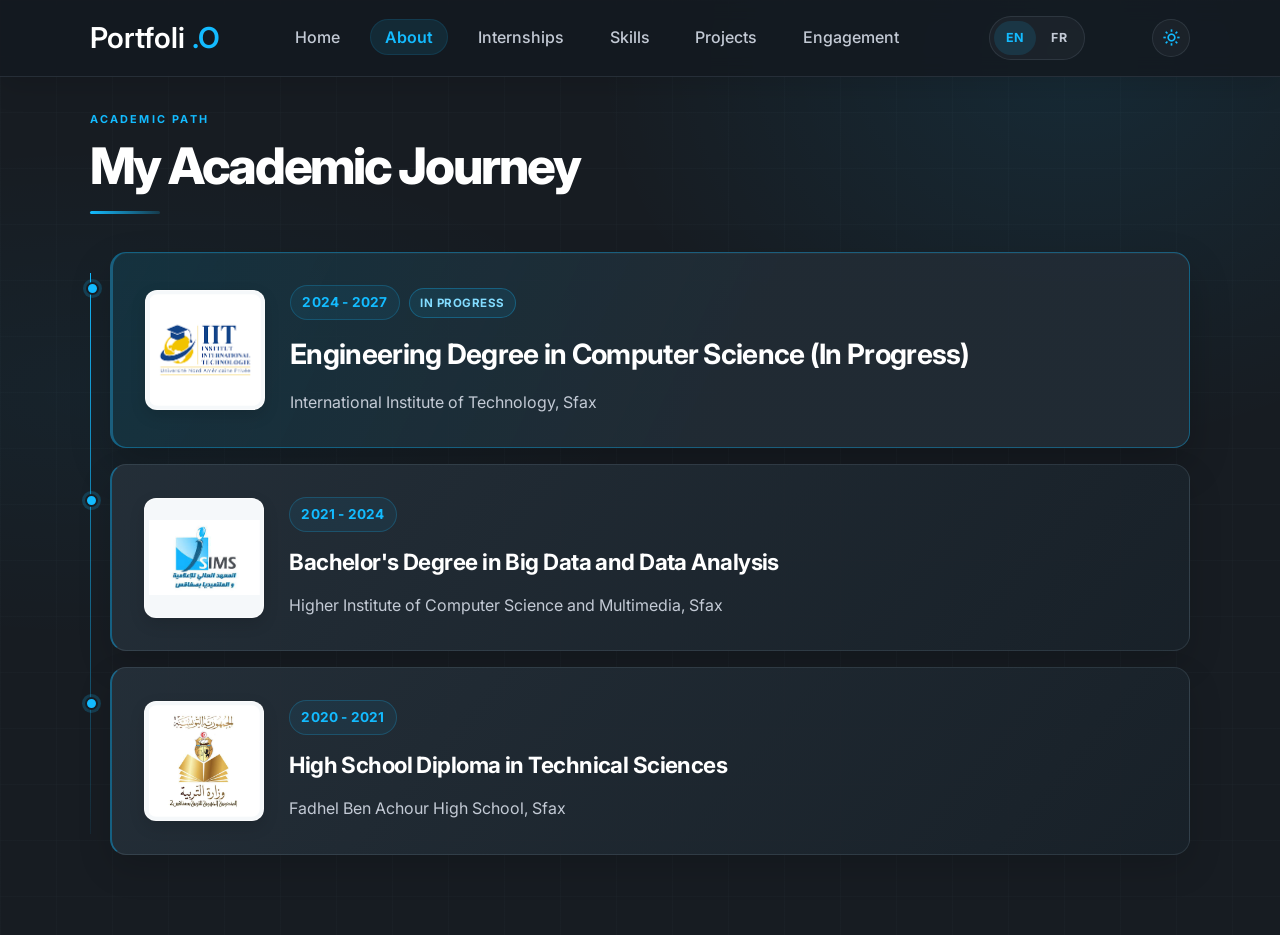
<file: Html/About.html>
<!DOCTYPE html>
<html lang="fr">
<head>
  <script>document.documentElement.lang = "en"; document.documentElement.dataset.theme = "dark"; try { if (localStorage.getItem("portfolio-language") === "fr") document.documentElement.lang = "fr"; if (localStorage.getItem("portfolio-theme") === "light") document.documentElement.dataset.theme = "light"; } catch (_) {} document.documentElement.classList.add("i18n-pending");</script>
  <meta charset="UTF-8">
  <meta name="viewport" content="width=device-width, initial-scale=1.0">
  <title>Portfolio | Mahmoud KCHAOU</title>
  <link rel="stylesheet" href="../CSS/About.css">

  <link rel="stylesheet" href="https://unpkg.com/boxicons@latest/css/boxicons.min.css">
  <link href="https://fonts.googleapis.com/css2?family=Inter:wght@300;400;500;600;700;800;900&display=swap" rel="stylesheet">
  <link rel="icon" href="../img/ME.png" type="image/x-icon">

  <link rel="apple-touch-icon" sizes="180x180" href="../img/ME.png">
  <link rel="icon" type="image/png" sizes="32x32" href="../img/ME.png">
  <link rel="icon" type="image/png" sizes="16x16" href="../img/ME.png">
 <style>
    /* Styles spécifiques pour la page d'accueil */
    .hero {
      display: flex;
      align-items: center;
      justify-content: space-between;
      min-height: 100vh;
      padding: 0 7%;
      position: relative;
      gap: 3rem;
    }

    .hero-content {
      flex: 1;
      max-width: 1000px;
    }

    .hero-image {
      flex: 1;
      display: flex;
      justify-content: center;
      position: relative;
    }

    .profile-portrait {
      width: 350px;
      height: 350px;
      border-radius: 20px;
      object-fit: cover;
      border: 5px solid var(--main-color);
      box-shadow: 0 20px 50px rgba(19, 187, 255, 0.2);
      transform: perspective(1000px) rotateY(-10deg);
      transition: all 0.5s ease;
      position: relative;
      z-index: 1;
    }

    .profile-portrait:hover {
      transform: perspective(1000px) rotateY(0deg);
      box-shadow: 0 25px 60px rgba(19, 187, 255, 0.3);
    }

    .hero-image::before {
      content: '';
      position: absolute;
      width: 400px;
      height: 400px;
      border-radius: 30px;
      background: linear-gradient(45deg, var(--main-color), transparent);
      top: -20px;
      left: -20px;
      z-index: 0;
      opacity: 0.3;
      animation: pulse 8s infinite alternate;
    }

    @keyframes pulse {
      0% { transform: scale(0.95); opacity: 0.3; }
      100% { transform: scale(1.05); opacity: 0.5; }
    }

    /* Animation du texte */
    .hero h4 {
      font-size: 1.6rem;
      color: var(--main-color);
      margin-bottom: 1rem;
      animation: fadeInDown 1s ease;
    }

    .hero h1 {
      font-size: 3.5rem;
      font-weight: 700;
      margin: 1rem 0;
      line-height: 1.2;
      background: linear-gradient(to right, var(--main-color), #4facfe);
      -webkit-background-clip: text;
      -webkit-text-fill-color: transparent;
      animation: fadeIn 1.5s ease;
    }

    .hero p {
      font-size: 1.1rem;
      line-height: 1.8;
      margin-bottom: 2rem;
      color: var(--other-color);
      animation: fadeInUp 1s ease;
    }

    /* Responsive */
    @media (max-width: 992px) {
      .hero h1 {
        font-size: 3rem;
      }
      .profile-portrait {
        width: 300px;
        height: 300px;
      }
    }

    @media (max-width: 768px) {
      .hero {
        flex-direction: column;
        text-align: center;
        padding-top: 100px;
      }
      .hero-content {
        order: 2;
      }
      .hero-image {
        order: 1;
        margin-bottom: 3rem;
      }
      .profile-portrait {
        width: 250px;
        height: 250px;
      }
      .hero-image::before {
        width: 300px;
        height: 300px;
      }
    }

    @media (max-width: 480px) {
      .hero h1 {
        font-size: 2.5rem;
      }
      .hero h4 {
        font-size: 1.3rem;
      }
    }
  </style>
  <link rel="stylesheet" href="../CSS/portfolio-polish.css?v=20261114theme11">
</head>
<body>
  <header>
    <a href="../Html/home.html" class="logo">Portfoli <span>.O</span></a>
    <button class="bx bx-menu" id="menu-icon" type="button" aria-label="Open navigation" aria-expanded="false" aria-controls="navlist"></button>
    <ul class="navlist" id="navlist">
        <li><a href="../Html/home.html" >Home</a></li>
        <li><a href="../Html/About.html" class="active-nav">About</a></li>
        <li><a href="../Html/Internships.html">Internships</a></li>
        <li><a href="../Html/Skills.html">Skills</a></li>
        <li><a href="../Html/Projects.html">Projects</a></li>
        <li><a href="../Html/Social_Life.html">Engagement</a></li>
    </ul>
    <div class="language-switch" role="group" aria-label="Language">
      <button type="button" data-lang="en" aria-pressed="true">EN</button>
      <button type="button" data-lang="fr" aria-pressed="false">FR</button>
    </div>
    <button class="theme-toggle" id="theme-toggle" type="button" aria-label="Switch to light theme" title="Switch to light theme"><i class="bx bx-sun" aria-hidden="true"></i></button>
</header>

  <section id="academic-journey" class="education-section">
    <h2>My Academic Journey</h2>
    <div class="timeline education-timeline">
      <div class="timeline-item education-card education-card--current">
        <img src="../img/iit.png" alt="IIT Sfax" class="timeline-image">
        <div class="timeline-content">
          <h3>2024 - 2027</h3>
          <span class="education-status">In progress</span>
          <h4>Engineering Degree in Computer Science (In Progress)</h4>
          <p class="education-school"><strong>International Institute of Technology, Sfax</strong></p>
        </div>
      </div>
      
      <div class="timeline-item education-card">
        <img src="../img/isims.jpg" alt="ISIMS Sfax" class="timeline-image">
        <div class="timeline-content">
          <h3>2021 - 2024</h3>
          <h4>Bachelor's Degree in Big Data and Data Analysis</h4>
          <p class="education-school"><strong>Higher Institute of Computer Science and Multimedia, Sfax</strong></p>
        </div>
      </div>
      
      <div class="timeline-item education-card">
        <img src="../img/lycee.jpg" alt="Lycée Fadhel Ben Achour" class="timeline-image">
        <div class="timeline-content">
          <h3>2020 - 2021</h3>
          <h4>High School Diploma</h4>
          <p class="education-school"><strong>Fadhel Ben Achour High School, Sfax</strong></p>
        </div>
      </div>
    </div>
  </section>
  <script>
document.addEventListener('DOMContentLoaded', function() {
  const menuIcon = document.getElementById('menu-icon');
  const navList = document.getElementById('navlist');

  if (menuIcon && navList) {
    menuIcon.addEventListener('click', function() {
      this.classList.toggle('bx-x');
      navList.classList.toggle('active');
      const menuIsOpen = navList.classList.contains('active');
      this.setAttribute('aria-expanded', menuIsOpen);
      this.setAttribute('aria-label', window.portfolioLanguage === 'fr' ? (menuIsOpen ? 'Fermer la navigation' : 'Ouvrir la navigation') : (menuIsOpen ? 'Close navigation' : 'Open navigation'));
      document.body.classList.toggle('no-scroll');
    });

    document.querySelectorAll('.navlist a').forEach(link => {
      link.addEventListener('click', function() {
        menuIcon.classList.remove('bx-x');
        menuIcon.setAttribute('aria-expanded', 'false');
        menuIcon.setAttribute('aria-label', window.portfolioLanguage === 'fr' ? 'Ouvrir la navigation' : 'Open navigation');
        navList.classList.remove('active');
        document.body.classList.remove('no-scroll');
      });
    });
  }
});
  </script>
  <script src="i18n.js"></script>
</body>
</html>
</file>
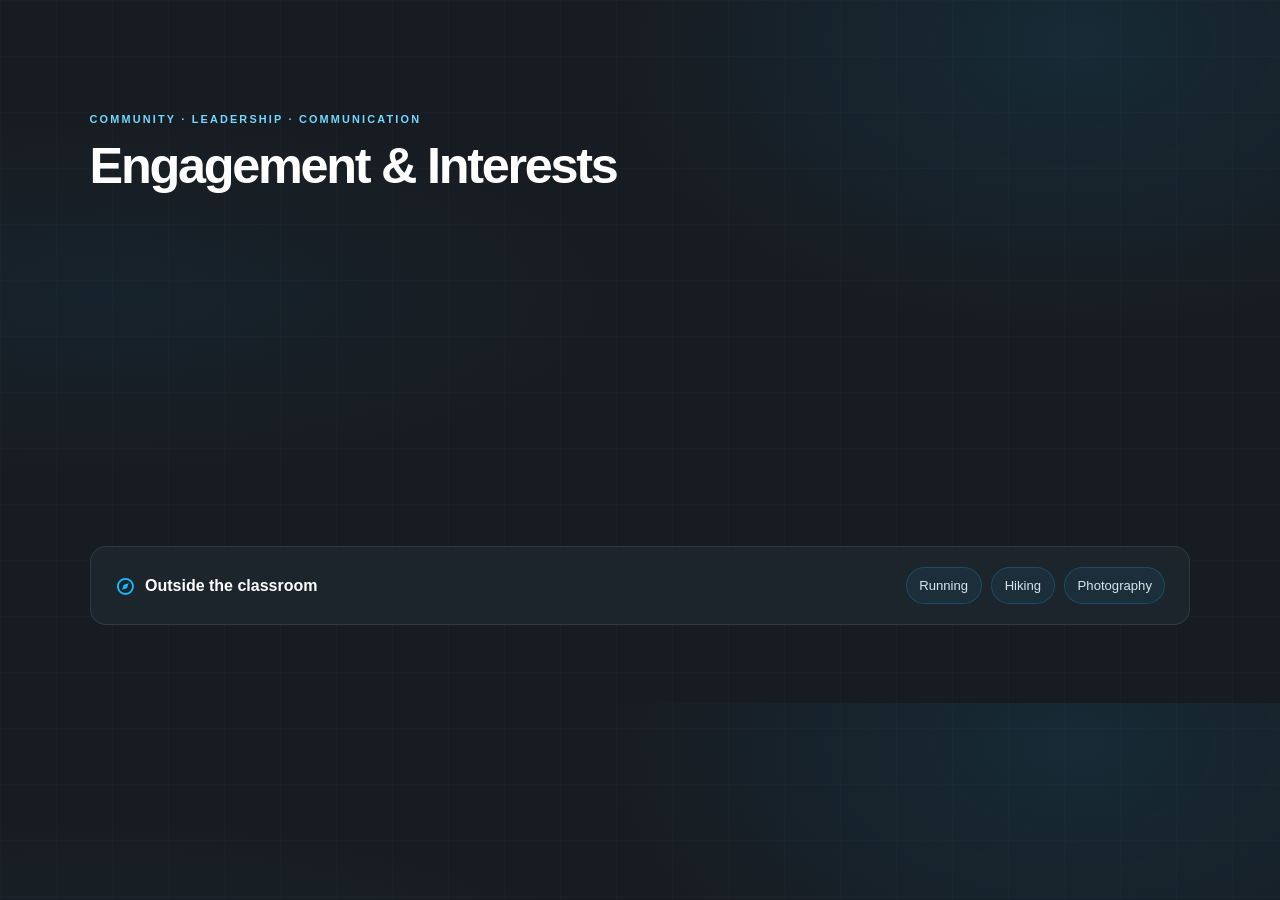
<file: Html/Interests.html>
<!DOCTYPE html>
<html lang="en">
<head>
  <meta charset="UTF-8">
  <meta name="viewport" content="width=device-width, initial-scale=1.0">
  <meta http-equiv="refresh" content="0; url=Social_Life.html">
  <link rel="canonical" href="Social_Life.html">
  <title>Engagement &amp; Interests | Mahmoud KCHAOU</title>
</head>
<body>
  <p>This section is now part of <a href="Social_Life.html">Engagement &amp; Interests</a>.</p>
</body>
</html>
</file>
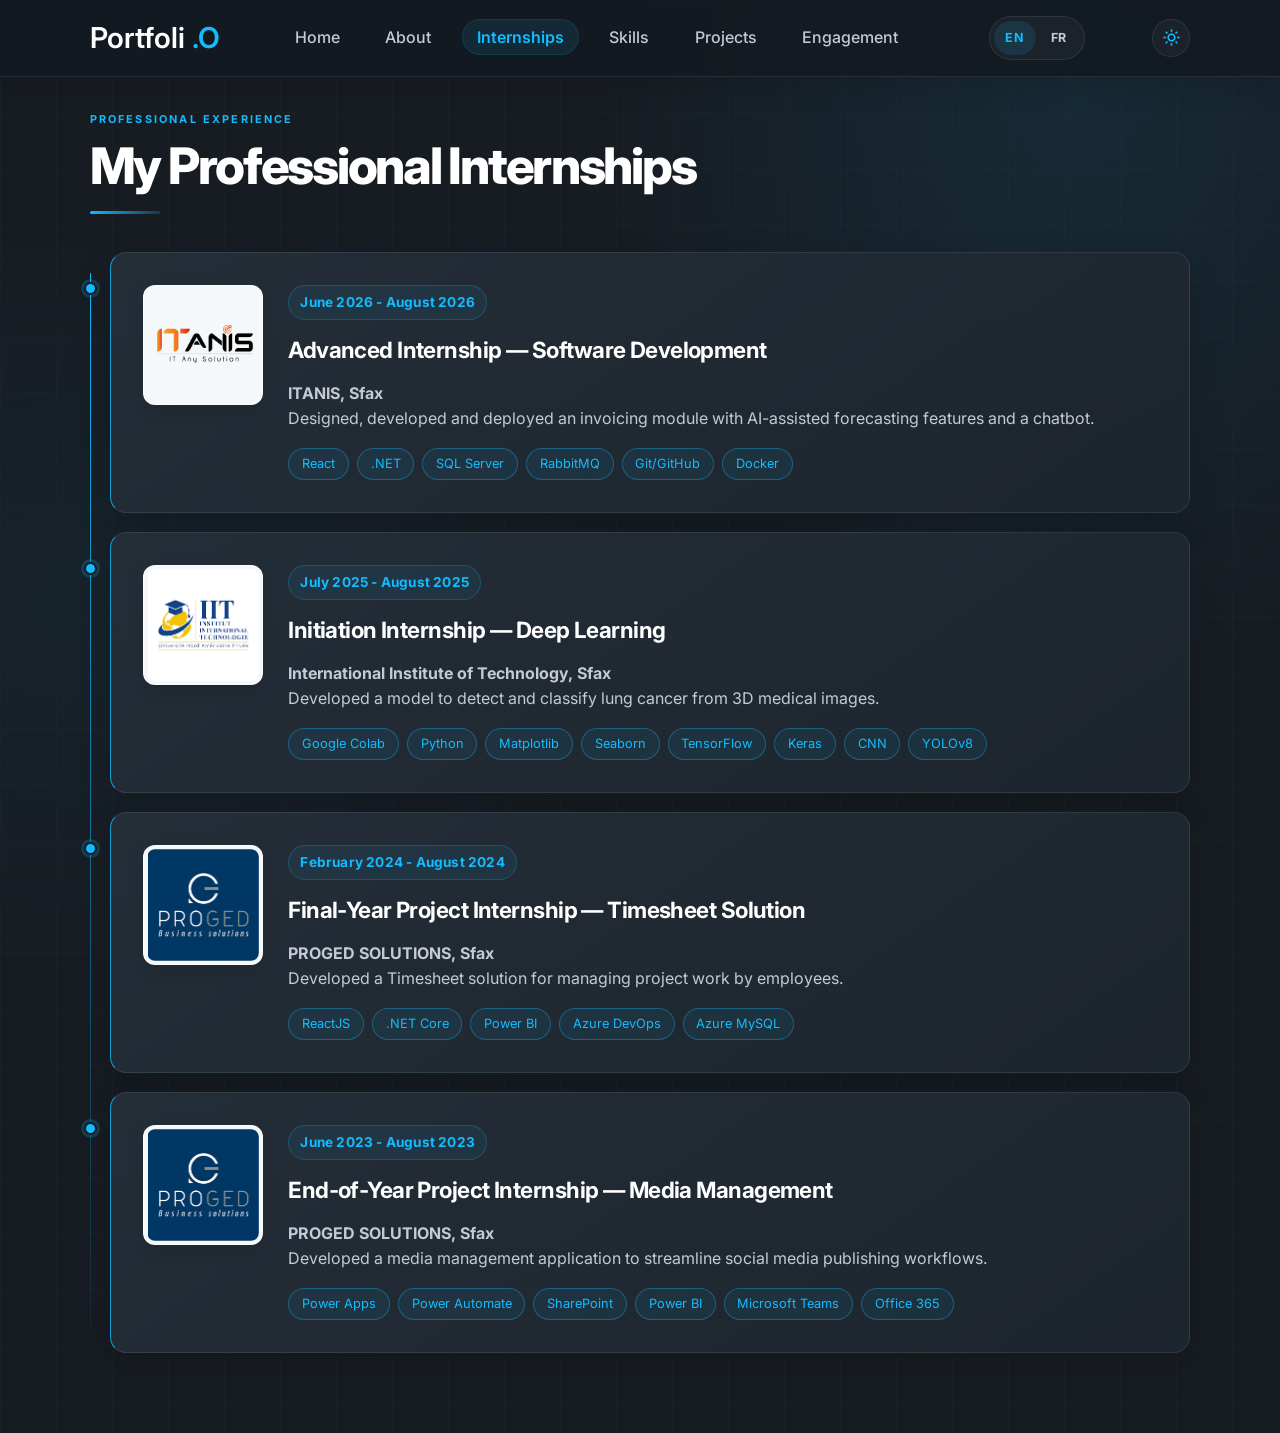
<file: Html/Internships.html>
<!DOCTYPE html>
<html lang="fr">
<head>
  <script>document.documentElement.lang = "en"; document.documentElement.dataset.theme = "dark"; try { if (localStorage.getItem("portfolio-language") === "fr") document.documentElement.lang = "fr"; if (localStorage.getItem("portfolio-theme") === "light") document.documentElement.dataset.theme = "light"; } catch (_) {} document.documentElement.classList.add("i18n-pending");</script>
  <meta charset="UTF-8">
  <meta name="viewport" content="width=device-width, initial-scale=1.0">
  <title>Portfolio | Mahmoud KCHAOU</title>
  <link rel="stylesheet" href="../CSS/About.css">
  <link rel="stylesheet" href="https://unpkg.com/boxicons@latest/css/boxicons.min.css">
  <link rel="icon" href="../img/ME.png" type="image/x-icon">

  <link rel="apple-touch-icon" sizes="180x180" href="../img/ME.png">
  <link rel="icon" type="image/png" sizes="32x32" href="../img/ME.png">
  <link rel="icon" type="image/png" sizes="16x16" href="../img/ME.png">
  <link href="https://fonts.googleapis.com/css2?family=Inter:wght@300;400;500;600;700;800;900&display=swap" rel="stylesheet">
  <style>
    /* Styles spécifiques pour la page d'accueil */
    .hero {
      display: flex;
      align-items: center;
      justify-content: space-between;
      min-height: 100vh;
      padding: 0 7%;
      position: relative;
      gap: 3rem;
    }

    .hero-content {
      flex: 1;
      max-width: 1000px;
    }

    .hero-image {
      flex: 1;
      display: flex;
      justify-content: center;
      position: relative;
    }

    .profile-portrait {
      width: 350px;
      height: 350px;
      border-radius: 20px;
      object-fit: cover;
      border: 5px solid var(--main-color);
      box-shadow: 0 20px 50px rgba(19, 187, 255, 0.2);
      transform: perspective(1000px) rotateY(-10deg);
      transition: all 0.5s ease;
      position: relative;
      z-index: 1;
    }

    .profile-portrait:hover {
      transform: perspective(1000px) rotateY(0deg);
      box-shadow: 0 25px 60px rgba(19, 187, 255, 0.3);
    }

    .hero-image::before {
      content: '';
      position: absolute;
      width: 400px;
      height: 400px;
      border-radius: 30px;
      background: linear-gradient(45deg, var(--main-color), transparent);
      top: -20px;
      left: -20px;
      z-index: 0;
      opacity: 0.3;
      animation: pulse 8s infinite alternate;
    }

    @keyframes pulse {
      0% { transform: scale(0.95); opacity: 0.3; }
      100% { transform: scale(1.05); opacity: 0.5; }
    }

    /* Animation du texte */
    .hero h4 {
      font-size: 1.6rem;
      color: var(--main-color);
      margin-bottom: 1rem;
      animation: fadeInDown 1s ease;
    }

    .hero h1 {
      font-size: 3.5rem;
      font-weight: 700;
      margin: 1rem 0;
      line-height: 1.2;
      background: linear-gradient(to right, var(--main-color), #4facfe);
      -webkit-background-clip: text;
      -webkit-text-fill-color: transparent;
      animation: fadeIn 1.5s ease;
    }

    .hero p {
      font-size: 1.1rem;
      line-height: 1.8;
      margin-bottom: 2rem;
      color: var(--other-color);
      animation: fadeInUp 1s ease;
    }

    /* Responsive */
    @media (max-width: 992px) {
      .hero h1 {
        font-size: 3rem;
      }
      .profile-portrait {
        width: 300px;
        height: 300px;
      }
    }

    @media (max-width: 768px) {
      .hero {
        flex-direction: column;
        text-align: center;
        padding-top: 100px;
      }
      .hero-content {
        order: 2;
      }
      .hero-image {
        order: 1;
        margin-bottom: 3rem;
      }
      .profile-portrait {
        width: 250px;
        height: 250px;
      }
      .hero-image::before {
        width: 300px;
        height: 300px;
      }
    }

    @media (max-width: 480px) {
      .hero h1 {
        font-size: 2.5rem;
      }
      .hero h4 {
        font-size: 1.3rem;
      }
    }
  </style>
  <link rel="stylesheet" href="../CSS/portfolio-polish.css?v=20261114theme11">
</head>
<body>
  <header>
    <a href="../Html/home.html" class="logo">Portfoli <span>.O</span></a>
    <button class="bx bx-menu" id="menu-icon" type="button" aria-label="Open navigation" aria-expanded="false" aria-controls="navlist"></button>
    <ul class="navlist" id="navlist">
        <li><a href="../Html/home.html">Home</a></li>
        <li><a href="../Html/About.html">About</a></li>
        <li><a href="../Html/Internships.html" class="active-nav">Internships</a></li>
        <li><a href="../Html/Skills.html">Skills</a></li>
        <li><a href="../Html/Projects.html">Projects</a></li>
        <li><a href="../Html/Social_Life.html">Engagement</a></li>
    </ul>
    <div class="language-switch" role="group" aria-label="Language">
      <button type="button" data-lang="en" aria-pressed="true">EN</button>
      <button type="button" data-lang="fr" aria-pressed="false">FR</button>
    </div>
    <button class="theme-toggle" id="theme-toggle" type="button" aria-label="Switch to light theme" title="Switch to light theme"><i class="bx bx-sun" aria-hidden="true"></i></button>
</header>
<section id="internships">
<h2>My Professional Internships</h2>
    <div class="timeline">
      <!-- 2026 -->
      <div class="timeline-item">
        <img src="../img/itanis-logo.png" alt="ITANIS" class="timeline-image timeline-image--itanis">
        <div class="timeline-content">
          <h3>June 2026 - August 2026</h3>
          <h4>Advanced Internship — Software Development</h4>
          <p><strong>ITANIS, Sfax</strong></p>
          <p>Designed, developed and deployed an invoicing module with AI-assisted forecasting features and a chatbot.</p>
          <div class="tech-tags">
            <span>React</span><span>.NET</span><span>SQL Server</span><span>RabbitMQ</span><span>Git/GitHub</span><span>Docker</span>
          </div>
        </div>
      </div>

      <!-- 2025 -->
      <div class="timeline-item">
        <img src="../img/iit.png" alt="International Institute of Technology" class="timeline-image">
        <div class="timeline-content">
          <h3>July 2025 - August 2025</h3>
          <h4>Initiation Internship — Deep Learning</h4>
          <p><strong>International Institute of Technology, Sfax</strong></p>
          <p>Developed a model to detect and classify lung cancer from 3D medical images.</p>
          <div class="tech-tags">
            <span>Google Colab</span><span>Python</span><span>Matplotlib</span><span>Seaborn</span><span>TensorFlow</span><span>Keras</span><span>CNN</span><span>YOLOv8</span>
          </div>
        </div>
      </div>

      <!-- 2024 -->
      <div class="timeline-item">
        <img src="../img/proged-logo.png" alt="PROGED SOLUTIONS" class="timeline-image">
        <div class="timeline-content">
          <h3>February 2024 - August 2024</h3>
          <h4>Final-Year Project Internship — Timesheet Solution</h4>
          <p><strong>PROGED SOLUTIONS, Sfax</strong></p>
          <p>Developed a Timesheet solution for managing project work by employees.</p>
          <div class="tech-tags">
            <span>ReactJS</span><span>.NET Core</span><span>Power BI</span><span>Azure DevOps</span><span>Azure MySQL</span>
          </div>
        </div>
      </div>

      <!-- 2023 -->
      <div class="timeline-item">
        <img src="../img/proged-logo.png" alt="PROGED SOLUTIONS" class="timeline-image">
        <div class="timeline-content">
          <h3>June 2023 - August 2023</h3>
          <h4>End-of-Year Project Internship — Media Management</h4>
          <p><strong>PROGED SOLUTIONS, Sfax</strong></p>
          <p>Developed a media management application to streamline social media publishing workflows.</p>
          <div class="tech-tags">
            <span>Power Apps</span><span>Power Automate</span><span>SharePoint</span><span>Power BI</span><span>Microsoft Teams</span><span>Office 365</span>
          </div>
        </div>
      </div>
    </div>
  </section>

  <script>
document.addEventListener('DOMContentLoaded', function() {
  const menuIcon = document.getElementById('menu-icon');
  const navList = document.getElementById('navlist');

  if (menuIcon && navList) {
    menuIcon.addEventListener('click', function() {
      this.classList.toggle('bx-x');
      navList.classList.toggle('active');
      const menuIsOpen = navList.classList.contains('active');
      this.setAttribute('aria-expanded', menuIsOpen);
      this.setAttribute('aria-label', window.portfolioLanguage === 'fr' ? (menuIsOpen ? 'Fermer la navigation' : 'Ouvrir la navigation') : (menuIsOpen ? 'Close navigation' : 'Open navigation'));
      document.body.classList.toggle('no-scroll');
    });

    document.querySelectorAll('.navlist a').forEach(link => {
      link.addEventListener('click', function() {
        menuIcon.classList.remove('bx-x');
        menuIcon.setAttribute('aria-expanded', 'false');
        menuIcon.setAttribute('aria-label', window.portfolioLanguage === 'fr' ? 'Ouvrir la navigation' : 'Open navigation');
        navList.classList.remove('active');
        document.body.classList.remove('no-scroll');
      });
    });
  }
});
  </script>
  <script src="i18n.js"></script>
</body>
</html>
</file>
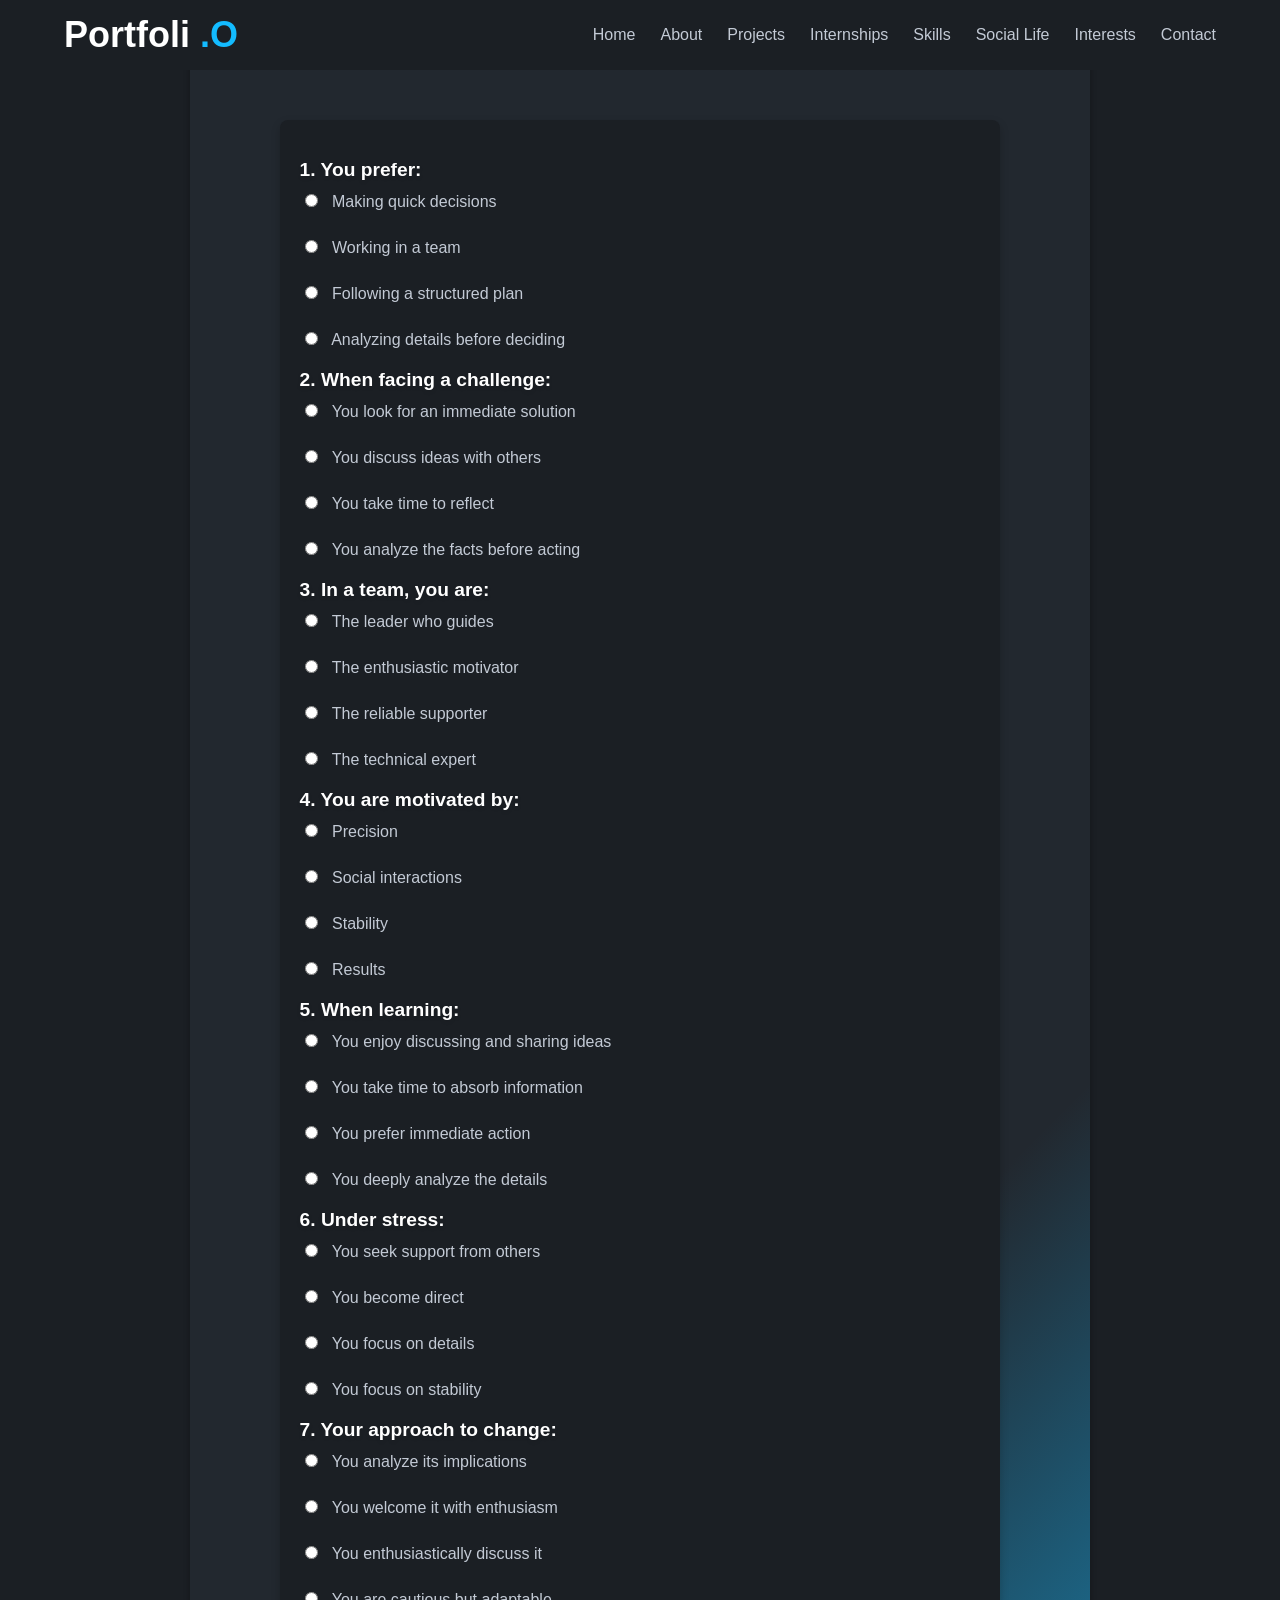
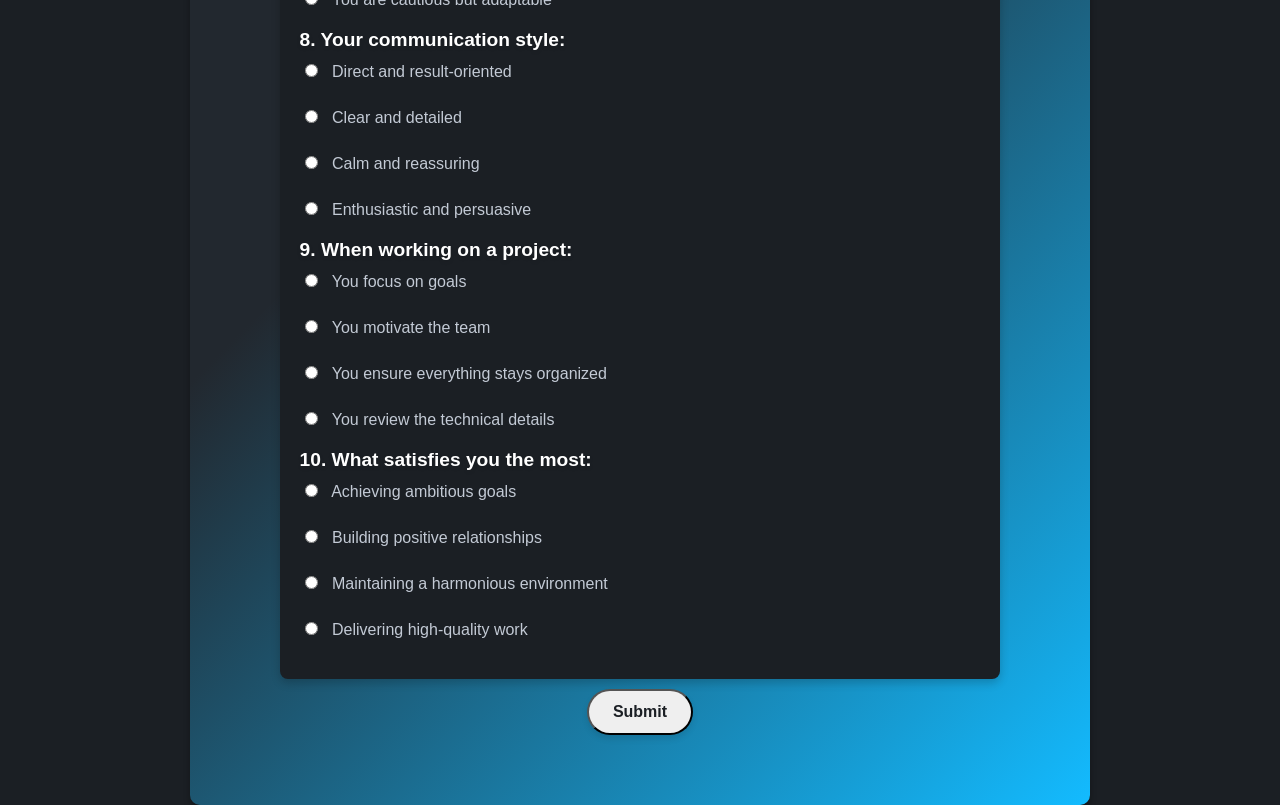
<file: Html/Quizz.html>
<!-- Quizz.html -->
<!DOCTYPE html>
<html lang="en">

<head>
  <meta charset="UTF-8">
  <meta name="viewport" content="width=device-width, initial-scale=1.0">
  <title>DISC Quiz</title>
  <link rel="stylesheet" href="../CSS/Quizz.css">
</head>

<body>
  <header>
    <a href="#" class="logo">Portfoli <span>.O</span></a>
    <div class="bx bx-menu" id="menu-icon"></div>
    <ul class="navlist">
      <li><a href="../Html/home.html">Home</a></li>
      <li><a href="../Html/About.html">About</a></li>
      <li><a href="../Html/Projects.html">Projects</a></li>
      <li><a href="../Html/Internships.html">Internships</a></li>
      <li><a href="../Html/Skills.html">Skills</a></li>
      <li><a href="../Html/Social_Life.html">Social Life</a></li>
      <li><a href="../Html/Interests.html">Interests</a></li>
      <li><a href="../Html/Contact.html">Contact</a></li>
    </ul>
    
  </header>

  <main>
    <div id="quiz-content">
      <!-- Question 1 -->
      <div class="question">
        <p>1. You prefer:</p>
        <label><input type="radio" name="q1" value="D"> Making quick decisions</label><br>
        <label><input type="radio" name="q1" value="I"> Working in a team</label><br>
        <label><input type="radio" name="q1" value="S"> Following a structured plan</label><br>
        <label><input type="radio" name="q1" value="C"> Analyzing details before deciding</label>
      </div>
  
      <!-- Question 2 -->
      <div class="question">
        <p>2. When facing a challenge:</p>
        <label><input type="radio" name="q2" value="D"> You look for an immediate solution</label><br>
        <label><input type="radio" name="q2" value="I"> You discuss ideas with others</label><br>
        <label><input type="radio" name="q2" value="S"> You take time to reflect</label><br>
        <label><input type="radio" name="q2" value="C"> You analyze the facts before acting</label>
      </div>
  
      <!-- Question 3 -->
      <div class="question">
        <p>3. In a team, you are:</p>
        <label><input type="radio" name="q3" value="D"> The leader who guides</label><br>
        <label><input type="radio" name="q3" value="I"> The enthusiastic motivator</label><br>
        <label><input type="radio" name="q3" value="S"> The reliable supporter</label><br>
        <label><input type="radio" name="q3" value="C"> The technical expert</label>
      </div>
  
      <!-- Question 4 -->
      <div class="question">
        <p>4. You are motivated by:</p>
        <label><input type="radio" name="q4" value="C"> Precision</label><br>
        <label><input type="radio" name="q4" value="I"> Social interactions</label><br>
        <label><input type="radio" name="q4" value="S"> Stability</label><br>
        <label><input type="radio" name="q4" value="D"> Results</label>
      </div>
  
      <!-- Question 5 -->
      <div class="question">
        <p>5. When learning:</p>
        <label><input type="radio" name="q5" value="I"> You enjoy discussing and sharing ideas</label><br>
        <label><input type="radio" name="q5" value="S"> You take time to absorb information</label><br>
        <label><input type="radio" name="q5" value="D"> You prefer immediate action</label><br>
        <label><input type="radio" name="q5" value="C"> You deeply analyze the details</label>
      </div>
  
      <!-- Question 6 -->
      <div class="question">
        <p>6. Under stress:</p>
        <label><input type="radio" name="q6" value="I"> You seek support from others</label><br>
        <label><input type="radio" name="q6" value="D"> You become direct</label><br>
        <label><input type="radio" name="q6" value="C"> You focus on details</label><br>
        <label><input type="radio" name="q6" value="S"> You focus on stability</label>
      </div>
  
      <!-- Question 7 -->
      <div class="question">
        <p>7. Your approach to change:</p>
        <label><input type="radio" name="q7" value="C"> You analyze its implications</label><br>
        <label><input type="radio" name="q7" value="D"> You welcome it with enthusiasm</label><br>
        <label><input type="radio" name="q7" value="I"> You enthusiastically discuss it</label><br>
        <label><input type="radio" name="q7" value="S"> You are cautious but adaptable</label>
      </div>
  
      <!-- Question 8 -->
      <div class="question">
        <p>8. Your communication style:</p>
        <label><input type="radio" name="q8" value="D"> Direct and result-oriented</label><br>
        <label><input type="radio" name="q8" value="C"> Clear and detailed</label><br>
        <label><input type="radio" name="q8" value="S"> Calm and reassuring</label><br>
        <label><input type="radio" name="q8" value="I"> Enthusiastic and persuasive</label>
      </div>
      
  
      <!-- Question 9 -->
      <div class="question">
        <p>9. When working on a project:</p>
        <label><input type="radio" name="q9" value="D"> You focus on goals</label><br>
        <label><input type="radio" name="q9" value="I"> You motivate the team</label><br>
        <label><input type="radio" name="q9" value="S"> You ensure everything stays organized</label><br>
        <label><input type="radio" name="q9" value="C"> You review the technical details</label>
      </div>
  
      <!-- Question 10 -->
      <div class="question">
        <p>10. What satisfies you the most:</p>
        <label><input type="radio" name="q10" value="D"> Achieving ambitious goals</label><br>
        <label><input type="radio" name="q10" value="I"> Building positive relationships</label><br>
        <label><input type="radio" name="q10" value="S"> Maintaining a harmonious environment</label><br>
        <label><input type="radio" name="q10" value="C"> Delivering high-quality work</label>
      </div>
    </div>
  
    <!-- Submit Button -->
    <button id="submit-btn" class="btn">Submit</button>
    <div id="result"></div>
  </main>
  
  <script>
    const submitBtn = document.getElementById("submit-btn");
    const result = document.getElementById("result");
  
    const profiles = {
        D: "You are a natural decision-maker. You like taking initiative and facing challenges.",
        I: "You are enthusiastic and enjoy motivating others. You excel at communication.",
        S: "You are reliable and stable. You prefer a harmonious and organized environment.",
        C: "You are analytical and precise. You enjoy working with data and facts."
    };
  
    submitBtn.addEventListener("click", () => {
        let scores = { D: 0, I: 0, S: 0, C: 0 };
        let allAnswered = true;
  
        for (let i = 1; i <= 10; i++) {
            const options = document.getElementsByName(`q${i}`);
            let answered = false;
  
            for (let option of options) {
                if (option.checked) {
                    scores[option.value]++;
                    answered = true;
                    break;
                }
            }
  
            if (!answered) {
                allAnswered = false;
            }
        }
  
        if (!allAnswered) {
            result.textContent = "Please answer all questions before submitting.";
            result.className = "";
            return;
        }
  
        const highestScore = Object.keys(scores).reduce((a, b) => scores[a] > scores[b] ? a : b);
        result.textContent = `Your dominant profile is: ${highestScore}. ${profiles[highestScore]}`;
        result.className = `profile-${highestScore}`;
    });


    //navlist
  
    const menuIcon = document.getElementById('menu-icon');
    const navList = document.querySelector('.navlist');
    menuIcon.addEventListener('click', () => {
      navList.classList.toggle('active');
    });
  
  
  </script>
  
</body>

</html>
</file>
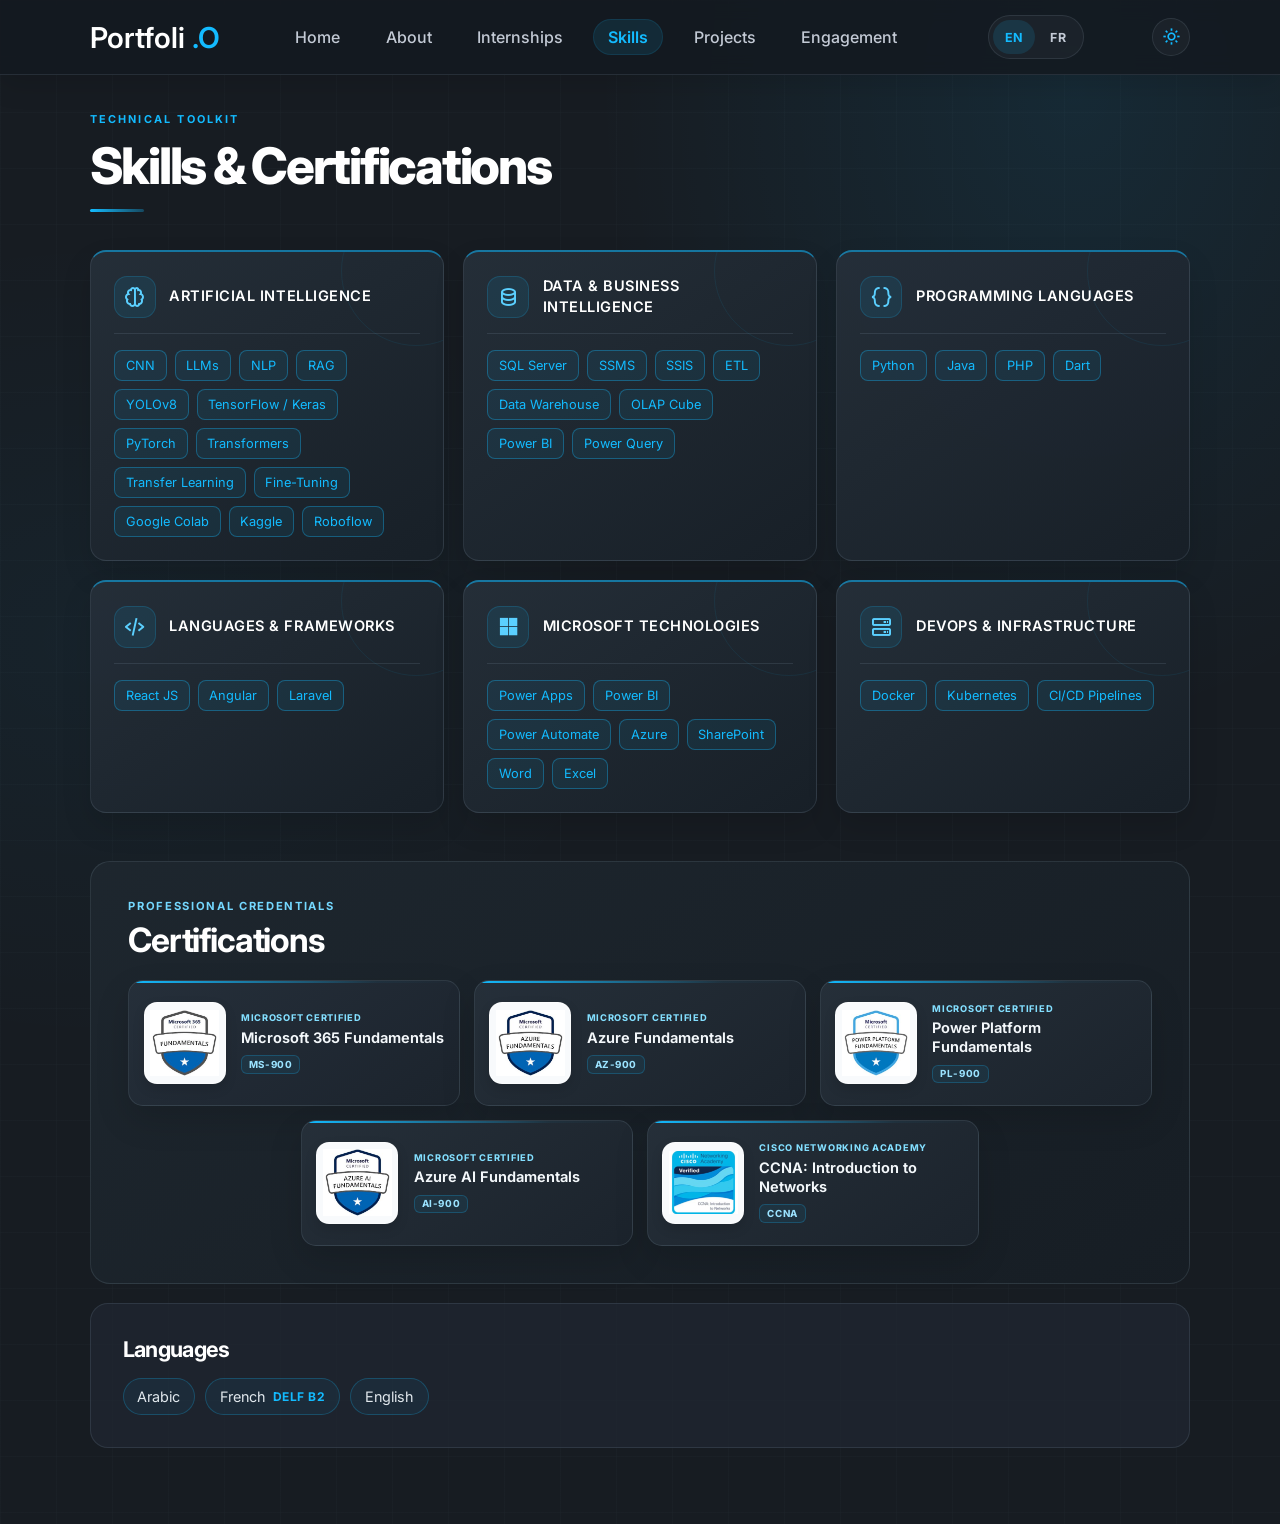
<file: Html/Skills.html>
<!DOCTYPE html>
<html lang="en">
<head>
  <script>document.documentElement.lang = "en"; document.documentElement.dataset.theme = "dark"; try { if (localStorage.getItem("portfolio-language") === "fr") document.documentElement.lang = "fr"; if (localStorage.getItem("portfolio-theme") === "light") document.documentElement.dataset.theme = "light"; } catch (_) {} document.documentElement.classList.add("i18n-pending");</script>
  <meta charset="UTF-8">
  <meta name="viewport" content="width=device-width, initial-scale=1.0">
  <title>Portfolio | Mahmoud KCHAOU</title>
  <link rel="stylesheet" href="../CSS/Skills.css">
  <link rel="stylesheet" href="https://unpkg.com/boxicons@latest/css/boxicons.min.css">
  <link href="https://fonts.googleapis.com/css2?family=Inter:wght@300;400;500;600;700;800;900&display=swap" rel="stylesheet">
  <link rel="icon" href="../img/ME.png" type="image/x-icon">
  <link rel="apple-touch-icon" sizes="180x180" href="../img/ME.png">
  <link rel="icon" type="image/png" sizes="32x32" href="../img/ME.png">
  <link rel="icon" type="image/png" sizes="16x16" href="../img/ME.png">
  <style>
    /* Styles spécifiques pour la page d'accueil */
    .hero {
      display: flex;
      align-items: center;
      justify-content: space-between;
      min-height: 100vh;
      padding: 0 7%;
      position: relative;
      gap: 3rem;
    }

    .hero-content {
      flex: 1;
      max-width: 1000px;
    }

    .hero-image {
      flex: 1;
      display: flex;
      justify-content: center;
      position: relative;
    }

    .profile-portrait {
      width: 350px;
      height: 350px;
      border-radius: 20px;
      object-fit: cover;
      border: 5px solid var(--main-color);
      box-shadow: 0 20px 50px rgba(19, 187, 255, 0.2);
      transform: perspective(1000px) rotateY(-10deg);
      transition: all 0.5s ease;
      position: relative;
      z-index: 1;
    }

    .profile-portrait:hover {
      transform: perspective(1000px) rotateY(0deg);
      box-shadow: 0 25px 60px rgba(19, 187, 255, 0.3);
    }

    .hero-image::before {
      content: '';
      position: absolute;
      width: 400px;
      height: 400px;
      border-radius: 30px;
      background: linear-gradient(45deg, var(--main-color), transparent);
      top: -20px;
      left: -20px;
      z-index: 0;
      opacity: 0.3;
      animation: pulse 8s infinite alternate;
    }

    @keyframes pulse {
      0% { transform: scale(0.95); opacity: 0.3; }
      100% { transform: scale(1.05); opacity: 0.5; }
    }

    /* Animation du texte */
    .hero h4 {
      font-size: 1.6rem;
      color: var(--main-color);
      margin-bottom: 1rem;
      animation: fadeInDown 1s ease;
    }

    .hero h1 {
      font-size: 3.5rem;
      font-weight: 700;
      margin: 1rem 0;
      line-height: 1.2;
      background: linear-gradient(to right, var(--main-color), #4facfe);
      -webkit-background-clip: text;
      -webkit-text-fill-color: transparent;
      animation: fadeIn 1.5s ease;
    }

    .hero p {
      font-size: 1.1rem;
      line-height: 1.8;
      margin-bottom: 2rem;
      color: var(--other-color);
      animation: fadeInUp 1s ease;
    }

    /* Responsive */
    @media (max-width: 992px) {
      .hero h1 {
        font-size: 3rem;
      }
      .profile-portrait {
        width: 300px;
        height: 300px;
      }
    }

    @media (max-width: 768px) {
      .hero {
        flex-direction: column;
        text-align: center;
        padding-top: 100px;
      }
      .hero-content {
        order: 2;
      }
      .hero-image {
        order: 1;
        margin-bottom: 3rem;
      }
      .profile-portrait {
        width: 250px;
        height: 250px;
      }
      .hero-image::before {
        width: 300px;
        height: 300px;
      }
    }

    @media (max-width: 480px) {
      .hero h1 {
        font-size: 2.5rem;
      }
      .hero h4 {
        font-size: 1.3rem;
      }
    }
  </style>
  <link rel="stylesheet" href="../CSS/portfolio-polish.css?v=20261114theme11">
</head>
<body>
  <header>
    <a href="../Html/home.html" class="logo">Portfoli <span>.O</span></a>
    <button class="bx bx-menu" id="menu-icon" type="button" aria-label="Open navigation" aria-expanded="false" aria-controls="navlist"></button>
    <ul class="navlist" id="navlist">
        <li><a href="../Html/home.html" >Home</a></li>
        <li><a href="../Html/About.html">About</a></li>
        <li><a href="../Html/Internships.html">Internships</a></li>
        <li><a href="../Html/Skills.html" class="active-nav">Skills</a></li>
        <li><a href="../Html/Projects.html">Projects</a></li>
        <li><a href="../Html/Social_Life.html">Engagement</a></li>
    </ul>
    <div class="language-switch" role="group" aria-label="Language">
      <button type="button" data-lang="en" aria-pressed="true">EN</button>
      <button type="button" data-lang="fr" aria-pressed="false">FR</button>
    </div>
    <button class="theme-toggle" id="theme-toggle" type="button" aria-label="Switch to light theme" title="Switch to light theme"><i class="bx bx-sun" aria-hidden="true"></i></button>
</header>
<section class="skills-section">
    <div class="skills-header">
      <h1>Skills & Certifications</h1>
      
    </div>

    <div class="skills-container">
      <div class="skill-category">
        <div class="category-header">
          <i class='bx bx-brain'></i>
          <h2>ARTIFICIAL INTELLIGENCE</h2>
        </div>
        <div class="skills-list">
          <span>CNN</span><span>LLMs</span><span>NLP</span><span>RAG</span><span>YOLOv8</span><span>TensorFlow / Keras</span><span>PyTorch</span><span>Transformers</span><span>Transfer Learning</span><span>Fine-Tuning</span><span>Google Colab</span><span>Kaggle</span><span>Roboflow</span>
        </div>
      </div>
      <div class="skill-category">
        <div class="category-header">
          <i class='bx bx-data'></i>
          <h2>DATA &amp; BUSINESS INTELLIGENCE</h2>
        </div>
        <div class="skills-list">
          <span>SQL Server</span><span>SSMS</span><span>SSIS</span><span>ETL</span><span>Data Warehouse</span><span>OLAP Cube</span><span>Power BI</span><span>Power Query</span>
        </div>
      </div>
      <div class="skill-category">
        <div class="category-header">
          <i class='bx bx-code-curly'></i>
          <h2>PROGRAMMING LANGUAGES</h2>
        </div>
        <div class="skills-list">
          <span>Python</span><span>Java</span><span>PHP</span><span>Dart</span>
        </div>
      </div>
      <div class="skill-category">
        <div class="category-header">
          <i class='bx bx-code-alt'></i>
          <h2>LANGUAGES &amp; FRAMEWORKS</h2>
        </div>
        <div class="skills-list">
          <span>React JS</span><span>Angular</span><span>Laravel</span>
        </div>
      </div>
      <div class="skill-category">
        <div class="category-header">
          <i class='bx bxl-microsoft'></i>
          <h2>MICROSOFT TECHNOLOGIES</h2>
        </div>
        <div class="skills-list">
          <span>Power Apps</span><span>Power BI</span><span>Power Automate</span><span>Azure</span><span>SharePoint</span><span>Word</span><span>Excel</span>
        </div>
      </div>
      <div class="skill-category">
        <div class="category-header">
          <i class='bx bx-server'></i>
          <h2>DEVOPS &amp; INFRASTRUCTURE</h2>
        </div>
        <div class="skills-list">
          <span>Docker</span><span>Kubernetes</span><span>CI/CD Pipelines</span>
        </div>
      </div>
    </div>

    <section class="certifications-section" aria-labelledby="certifications-title">
      <div class="certifications-heading">
        <div>
        <p class="certifications-eyebrow">Professional credentials</p>
          <h2 id="certifications-title">Certifications</h2>
        </div>
      </div>

      <div class="certification-grid" role="list" aria-label="Certification badges">
          <article class="certification-card" role="listitem">
            <div class="certification-badge"><img src="../img/cert-microsoft-365-fundamentals.png?v=20261114b" alt="Microsoft Certified: Microsoft 365 Fundamentals badge" loading="lazy"></div>
            <div class="certification-info"><p class="certification-issuer">Microsoft Certified</p><h3 class="certification-title">Microsoft 365 Fundamentals</h3><span class="credential-code">MS-900</span></div>
          </article>
          <article class="certification-card" role="listitem">
            <div class="certification-badge"><img src="../img/cert-azure-fundamentals.png?v=20261114b" alt="Microsoft Certified: Azure Fundamentals badge" loading="lazy"></div>
            <div class="certification-info"><p class="certification-issuer">Microsoft Certified</p><h3 class="certification-title">Azure Fundamentals</h3><span class="credential-code">AZ-900</span></div>
          </article>
          <article class="certification-card" role="listitem">
            <div class="certification-badge"><img src="../img/cert-power-platform-fundamentals.png?v=20261114b" alt="Microsoft Certified: Power Platform Fundamentals badge" loading="lazy"></div>
            <div class="certification-info"><p class="certification-issuer">Microsoft Certified</p><h3 class="certification-title">Power Platform Fundamentals</h3><span class="credential-code">PL-900</span></div>
          </article>
          <article class="certification-card" role="listitem">
            <div class="certification-badge"><img src="../img/cert-azure-ai-fundamentals.png?v=20261114b" alt="Microsoft Certified: Azure AI Fundamentals badge" loading="lazy"></div>
            <div class="certification-info"><p class="certification-issuer">Microsoft Certified</p><h3 class="certification-title">Azure AI Fundamentals</h3><span class="credential-code">AI-900</span></div>
          </article>
          <article class="certification-card" role="listitem">
            <div class="certification-badge"><img src="../img/cert-cisco-ccna-intro-networks.png?v=20261114b" alt="Cisco Networking Academy CCNA: Introduction to Networks badge" loading="lazy"></div>
            <div class="certification-info"><p class="certification-issuer">Cisco Networking Academy</p><h3 class="certification-title">CCNA: Introduction to Networks</h3><span class="credential-code">CCNA</span></div>
          </article>
      </div>
    </section>

    <div class="languages-section">
      <h2>Languages</h2>
      <div class="languages-list">
        <span>Arabic</span>
        <span>French <strong>DELF B2</strong></span>
        <span>English</span>
      </div>
    </div>
  </section>

  <script>
document.addEventListener('DOMContentLoaded', function() {
  const menuIcon = document.getElementById('menu-icon');
  const navList = document.getElementById('navlist');

  if (menuIcon && navList) {
    menuIcon.addEventListener('click', function() {
      this.classList.toggle('bx-x');
      navList.classList.toggle('active');
      const menuIsOpen = navList.classList.contains('active');
      this.setAttribute('aria-expanded', menuIsOpen);
      this.setAttribute('aria-label', window.portfolioLanguage === 'fr' ? (menuIsOpen ? 'Fermer la navigation' : 'Ouvrir la navigation') : (menuIsOpen ? 'Close navigation' : 'Open navigation'));
      document.body.classList.toggle('no-scroll');
    });

    document.querySelectorAll('.navlist a').forEach(link => {
      link.addEventListener('click', function() {
        menuIcon.classList.remove('bx-x');
        menuIcon.setAttribute('aria-expanded', 'false');
        menuIcon.setAttribute('aria-label', window.portfolioLanguage === 'fr' ? 'Ouvrir la navigation' : 'Open navigation');
        navList.classList.remove('active');
        document.body.classList.remove('no-scroll');
      });
    });
  }
});
  </script>
  <script src="i18n.js"></script>
</body>
</html>
</file>
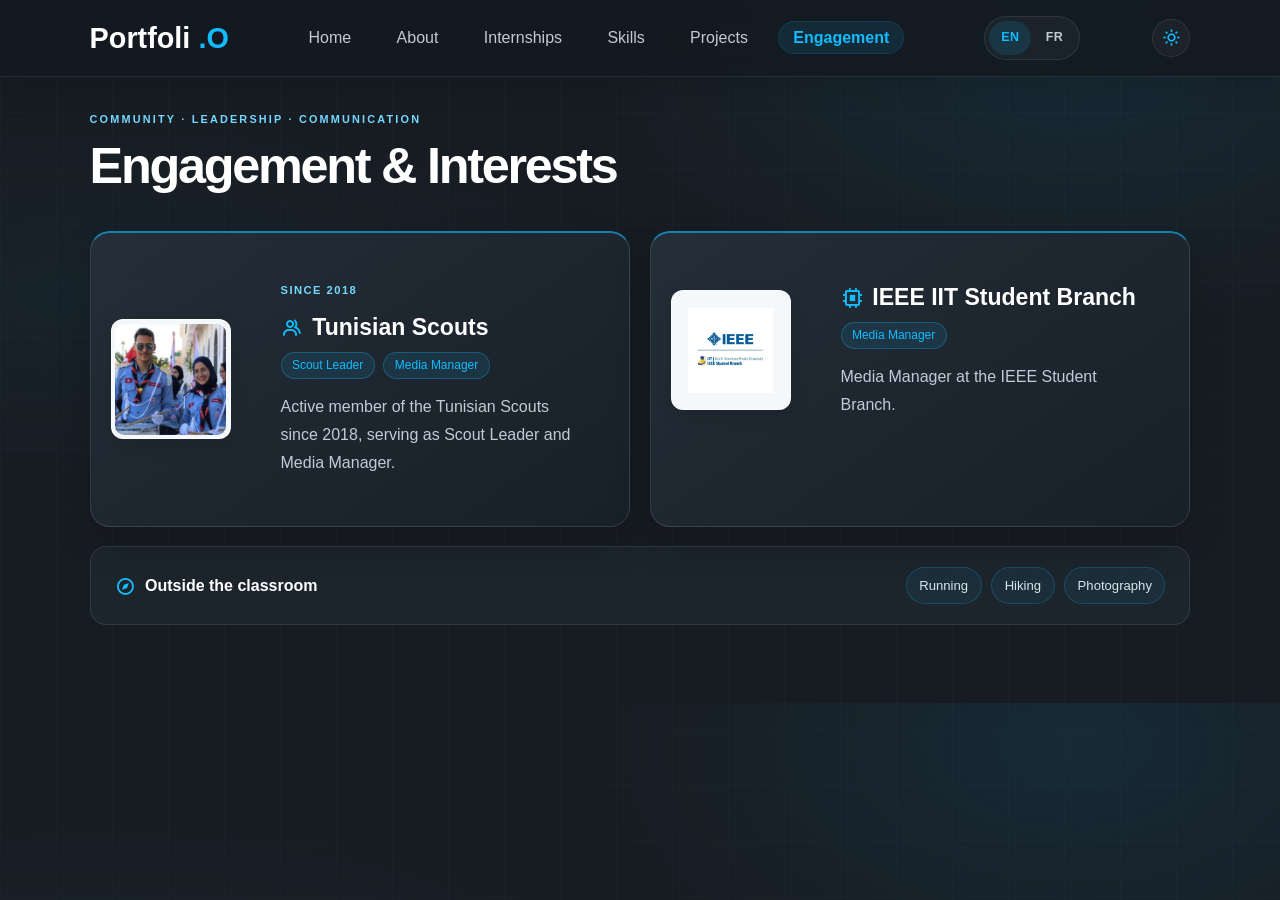
<file: Html/Social_Life.html>
<!DOCTYPE html>
<html lang="en">
<head>
  <script>document.documentElement.lang = "en"; document.documentElement.dataset.theme = "dark"; try { if (localStorage.getItem("portfolio-language") === "fr") document.documentElement.lang = "fr"; if (localStorage.getItem("portfolio-theme") === "light") document.documentElement.dataset.theme = "light"; } catch (_) {} document.documentElement.classList.add("i18n-pending");</script>
    <meta charset="UTF-8">
    <meta name="viewport" content="width=device-width, initial-scale=1.0">
    <meta name="description" content="Social Engagement - Scout Leader and Media Manager at Tunisian Scouts, IEEE member, event organizer">
    <title>Portfolio | Mahmoud KCHAOU</title>
    <link rel="stylesheet" href="../CSS/About.css">
    <link rel="stylesheet" href="https://unpkg.com/boxicons@latest/css/boxicons.min.css">
    <link rel="icon" href="../img/ME.png" type="image/x-icon">

    <link rel="apple-touch-icon" sizes="180x180" href="../img/ME.png">
    <link rel="icon" type="image/png" sizes="32x32" href="../img/ME.png">
    <link rel="icon" type="image/png" sizes="16x16" href="../img/ME.png">
    <style>
        .social-life {
            padding: 108px 5% 72px;
            max-width: 1180px;
            margin: 0 auto;
        }

        .social-life h1 {
            text-align: center;
            font-size: 2.5rem;
            margin-bottom: 2rem;
            color: var(--text-color);
            position: relative;
        }

        .social-life h1::after {
            content: '';
            display: block;
            width: 80px;
            height: 4px;
            background: var(--main-color);
            margin: 20px auto;
            border-radius: 2px;
        }

        .intro-text {
            text-align: center;
            max-width: 800px;
            margin: 0 auto 3rem;
            color: var(--other-color);
            font-size: 1.1rem;
            line-height: 1.6;
        }

        .activity {
            background: var(--second-bg-color);
            border-radius: 12px;
            padding: 1.5rem;
            margin-bottom: 0;
            box-shadow: 0 5px 15px rgba(0, 0, 0, 0.1);
            transition: all 0.3s ease;
            border: 1px solid rgba(19, 187, 255, 0.22);
        }

        .activity:hover {
            transform: translateY(-3px);
            box-shadow: 0 10px 25px rgba(0, 0, 0, 0.2);
        }

        .activity-content {
            display: flex;
            align-items: center;
            gap: 1.4rem;
        }

        .activity-image {
            width: 112px;
            height: 112px;
            flex: 0 0 112px;
            object-fit: cover;
            border-radius: 8px;
            border: 1px solid rgba(19, 187, 255, 0.22);
            box-shadow: 0 0 15px rgba(19, 187, 255, 0.2);
        }

        .activity-text h2 {
            font-size: 1.5rem;
            margin-bottom: 1rem;
            color: var(--text-color);
            display: flex;
            align-items: center;
            flex-wrap: wrap;
            gap: 0.5rem;
        }

        .role-badge {
            background: rgba(19, 187, 255, 0.1);
            color: var(--main-color);
            padding: 0.25rem 0.75rem;
            border-radius: 20px;
            font-size: 0.9rem;
            font-weight: 500;
            border: 1px solid var(--main-color);
        }

        .activity-text p {
            color: var(--other-color);
            line-height: 1.6;
        }

        .activities-grid {
            display: grid;
            grid-template-columns: repeat(2, minmax(0, 1fr));
            gap: 1.25rem;
        }

        .engagement-interests {
            display: flex;
            align-items: center;
            flex-wrap: wrap;
            gap: .65rem;
            margin-top: 1.5rem;
            padding: 1rem 1.2rem;
            border-top: 1px solid rgba(255,255,255,.1);
        }

        .engagement-interests strong {
            color: var(--text-color);
            margin-right: .25rem;
        }

        .interest-tags span {
            display: inline-flex;
            padding: .35rem .7rem;
            border-radius: 999px;
            color: var(--other-color);
            background: rgba(19, 187, 255, .08);
            font-size: .9rem;
        }

        @media (max-width: 768px) {
            .activities-grid { grid-template-columns: 1fr; }
            .activity-content {
                flex-direction: column;
            }

            .activity-image { width: 96px; height: 96px; flex-basis: 96px; margin-bottom: 0; }
        }

        @media (max-width: 480px) {
            .social-life {
                padding: 100px 3% 60px;
            }

            .activity {
                padding: 1.5rem;
            }
        }

        .achievement-highlight {
    display: flex;
    align-items: center;
    gap: 0.5rem;
    margin-top: 1rem;
    padding: 0.8rem;
    background: rgba(19, 187, 255, 0.05);
    border-radius: 8px;
    border-left: 3px solid var(--main-color);
}

.achievement-highlight i {
    color: var(--main-color);
    font-size: 1.2rem;
}

.achievement-highlight span {
    font-size: 0.95rem;
    color: var(--other-color);
}

.achievement-highlight {
    display: flex;
    align-items: center;
    gap: 0.5rem;
    margin-top: 1rem;
    padding: 0.8rem;
    background: rgba(19, 187, 255, 0.05);
    border-radius: 8px;
    border-left: 3px solid var(--main-color);
}

.achievement-highlight i {
    color: var(--main-color);
    font-size: 1.2rem;
}

.achievement-highlight span {
    font-size: 0.95rem;
    color: var(--other-color);
}

    </style>
  <link rel="stylesheet" href="../CSS/portfolio-polish.css?v=20261114theme11">
</head>
<body>
    <header>
    <a href="../Html/home.html" class="logo">Portfoli <span>.O</span></a>
    <button class="bx bx-menu" id="menu-icon" type="button" aria-label="Open navigation" aria-expanded="false" aria-controls="navlist"></button>
        <ul class="navlist" id="navlist">
            <li><a href="../Html/home.html">Home</a></li>
            <li><a href="../Html/About.html">About</a></li>
            <li><a href="../Html/Internships.html">Internships</a></li>
            <li><a href="../Html/Skills.html">Skills</a></li>
            <li><a href="../Html/Projects.html">Projects</a></li>
            <li><a href="../Html/Social_Life.html" class="active-nav">Engagement</a></li>
        </ul>
    <div class="language-switch" role="group" aria-label="Language">
      <button type="button" data-lang="en" aria-pressed="true">EN</button>
      <button type="button" data-lang="fr" aria-pressed="false">FR</button>
    </div>
    <button class="theme-toggle" id="theme-toggle" type="button" aria-label="Switch to light theme" title="Switch to light theme"><i class="bx bx-sun" aria-hidden="true"></i></button>
    </header>
<section class="social-life">
        <div class="container">
            <p class="engagement-kicker">COMMUNITY · LEADERSHIP · COMMUNICATION</p>
            <h1>Engagement &amp; Interests</h1>
            <div class="activities-grid">
            <!-- Tunisian Scouts -->
            <article class="activity activity--scouts">
                <div class="activity-content">
                    <div class="activity-media"><img src="../img/scouts-tunisians.jpg" alt="Tunisian Scouts" class="activity-image"></div>
                    <div class="activity-text">
                        <p class="activity-period">Since 2018</p>
                        <h2>
                            <i class='bx bx-group' aria-hidden="true"></i> Tunisian Scouts
                            <span class="role-badge">Scout Leader</span>
                            <span class="role-badge">Media Manager</span>
                        </h2>
                        <p class="activity-description">Active member of the Tunisian Scouts since 2018, serving as Scout Leader and Media Manager.</p>
                    </div>
                </div>
            </article>

            <article class="activity activity--ieee">
                <div class="activity-content">
                    <div class="activity-media"><img src="../img/ieee-branch.jpg" alt="IEEE IIT Student Branch" class="activity-image"></div>
                    <div class="activity-text">
                        <h2>
                            <i class='bx bx-chip' aria-hidden="true"></i> IEEE IIT Student Branch
                            <span class="role-badge">Media Manager</span>
                        </h2>
                        <p class="activity-description">Media Manager at the IEEE Student Branch.</p>
                    </div>
                </div>
            </article>
            </div>

            <div class="engagement-interests">
                <div class="interests-caption"><i class="bx bx-compass" aria-hidden="true"></i><strong>Outside the classroom</strong></div>
                <div class="interest-tags"><span>Running</span><span>Hiking</span><span>Photography</span></div>
            </div>

        </div>
    </section>

    <script>
document.addEventListener('DOMContentLoaded', function() {
  const menuIcon = document.getElementById('menu-icon');
  const navList = document.getElementById('navlist');

  if (menuIcon && navList) {
    menuIcon.addEventListener('click', function() {
      this.classList.toggle('bx-x');
      navList.classList.toggle('active');
      const menuIsOpen = navList.classList.contains('active');
      this.setAttribute('aria-expanded', menuIsOpen);
      this.setAttribute('aria-label', window.portfolioLanguage === 'fr' ? (menuIsOpen ? 'Fermer la navigation' : 'Ouvrir la navigation') : (menuIsOpen ? 'Close navigation' : 'Open navigation'));
      document.body.classList.toggle('no-scroll');
    });

    document.querySelectorAll('.navlist a').forEach(link => {
      link.addEventListener('click', function() {
        menuIcon.classList.remove('bx-x');
        menuIcon.setAttribute('aria-expanded', 'false');
        menuIcon.setAttribute('aria-label', window.portfolioLanguage === 'fr' ? 'Ouvrir la navigation' : 'Open navigation');
        navList.classList.remove('active');
        document.body.classList.remove('no-scroll');
      });
    });
  }
});
  </script>
  <script src="i18n.js"></script>
</body>
</html>
</file>
<file: CSS/About.css>
:root {
  --text-color: #fff;
  --bg-color: #1b1f24;
  --second-bg-color: #22282f;
  --main-color: #13bbff;
  --other-color: #c3cad5;
  --h1-font: 4.5rem;
  --h2-font: 2.9rem;
  --p-font: 1rem;
}

* {
  box-sizing: border-box;
  margin: 0;
  padding: 0;
  font-family: 'Inter', sans-serif;
  text-decoration: none;
  list-style: none;
}

body {
  background: var(--bg-color);
  color: var(--text-color);
  overflow-x: hidden;
  line-height: 1.6;
}

/* ===== CONTENU SPÉCIFIQUE À ABOUT ===== */
#academic-journey {
  padding: 12px 7% 80px;
  max-width: 1200px;
  margin: 0 auto;
}

#academic-journey h2 {
  text-align: center;
  font-size: var(--h2-font);
  margin-bottom: 50px;
  color: var(--text-color);
  position: relative;
}

#academic-journey h2::after {
  content: '';
  display: block;
  width: 80px;
  height: 4px;
  background: var(--main-color);
  margin: 20px auto;
  border-radius: 2px;
}

.timeline {
  display: flex;
  flex-direction: column;
  gap: 2.5rem;
}

.timeline-item {
  display: flex;
  align-items: center;
  gap: 2rem;
  background: var(--second-bg-color);
  padding: 1.8rem;
  border-radius: 12px;
  box-shadow: 0 5px 15px rgba(0, 0, 0, 0.2);
  transition: all 0.3s ease;
  border-left: 4px solid var(--main-color);
}

.timeline-item:hover {
  transform: translateY(-5px);
  box-shadow: 0 10px 25px rgba(0, 0, 0, 0.3);
}

.timeline-image {
  width: 120px;
  height: 120px;
  min-width: 120px;
  border-radius: 12px;
  object-fit: cover;
  border: 3px solid var(--main-color);
  box-shadow: 0 0 15px rgba(19, 187, 255, 0.3);
}

.timeline-content {
  flex: 1;
}

.timeline-content h3 {
  font-size: 1.2rem;
  color: var(--main-color);
  margin-bottom: 0.5rem;
}

.timeline-content h4 {
  font-size: 1.4rem;
  margin-bottom: 0.8rem;
  color: var(--text-color);
}

.timeline-content p {
  font-size: var(--p-font);
  color: var(--other-color);
  line-height: 1.6;
}

/* ===== STYLES POUR INTERNSHIPS ===== */
#internships {
  padding: 12px 7% 80px;
  max-width: 1200px;
  margin: 0 auto;
}

#internships h2 {
  text-align: center;
  font-size: var(--h2-font);
  margin-bottom: 50px;
  color: var(--text-color);
  position: relative;
}

#internships h2::after {
  content: '';
  display: block;
  width: 80px;
  height: 4px;
  background: var(--main-color);
  margin: 20px auto;
  border-radius: 2px;
}

.tech-tags {
  display: flex;
  flex-wrap: wrap;
  gap: 0.5rem;
  margin-top: 1rem;
}

.tech-tags span {
  background: rgba(19, 187, 255, 0.1);
  color: var(--main-color);
  padding: 0.3rem 0.8rem;
  border-radius: 20px;
  font-size: 0.8rem;
  border: 1px solid var(--main-color);
  transition: all 0.3s ease;
}

.tech-tags span:hover {
  background: var(--main-color);
  color: var(--bg-color);
}

.accomplishments {
  margin: 1rem 0;
  padding-left: 1.5rem;
}

.accomplishments li {
  margin-bottom: 0.5rem;
  position: relative;
  list-style-type: none;
}

.accomplishments li::before {
  content: "▹";
  position: absolute;
  left: -1.5rem;
  color: var(--main-color);
}

/* ===== RESPONSIVE ===== */
@media (max-width: 768px) {
  .timeline-item {
    flex-direction: column;
    text-align: center;
  }

  .timeline-image {
    margin-bottom: 20px;
  }
}

@media (max-width: 480px) {
  .timeline-image {
    width: 100px;
    height: 100px;
  }
}


/* ===== NAVBAR UNIFIÉE ===== */
header {
  position: fixed;
  width: 100%;
  top: 0;
  right: 0;
  z-index: 1000;
  display: flex;
  align-items: center;
  justify-content: space-between;
  padding: 15px 7%;
  background: rgba(27, 31, 36, 0.98);
  backdrop-filter: blur(10px);
  border-bottom: 1px solid rgba(19, 187, 255, 0.1);
  transition: all 0.5s ease;
}

.logo {
  font-size: 1.8rem;
  font-weight: 600;
  color: var(--text-color);
}

.logo span {
  color: var(--main-color);
}

.navlist {
  display: flex;
  gap: 1.5rem;
}

.navlist a {
  font-size: 1rem;
  font-weight: 500;
  color: var(--other-color);
  padding: 8px 15px;
  border-radius: 20px;
  transition: all 0.3s ease;
}

.navlist a:hover {
  background: rgba(19, 187, 255, 0.1);
  color: var(--main-color);
}

.navlist a.active-nav {
  background: rgba(19, 187, 255, 0.2);
  color: var(--main-color) !important;
  font-weight: 600;
}

/* Menu mobile */
@media (max-width: 768px) {
  #menu-icon {
      display: block;
  }
  
  .navlist {
      position: absolute;
      top: 100%;
      right: -100%;
      width: 280px;
      height: 100vh;
      background: var(--second-bg-color);
      flex-direction: column;
      align-items: center;
      padding: 100px 30px;
      transition: all 0.5s ease;
  }
  
  .navlist.active {
      right: 0;
  }
}









/* Icône menu - CACHÉ par défaut */
#menu-icon {
  font-size: 1.8rem;
  color: var(--main-color);
  cursor: pointer;
  display: none; /* Caché sur desktop */
}

/* Afficher l'icône SEULEMENT sur mobile */
@media (max-width: 768px) {
  #menu-icon {
    display: block; /* Apparaît seulement sur mobile */
  }

  .navlist {
    position: absolute;
    top: 100%;
    right: -100%;
    width: 280px;
    height: 100vh;
    background: var(--second-bg-color);
    flex-direction: column;
    align-items: center;
    padding: 100px 30px;
    transition: all 0.5s ease;
  }

  .navlist.active {
    right: 0;
  }
}

/* Menu toujours visible sur desktop */
@media (min-width: 769px) {
  .navlist {
    display: flex !important; /* Force l'affichage */
  }
}



/* Icône menu - CACHÉ par défaut */
#menu-icon {
  font-size: 1.8rem;
  color: var(--main-color);
  cursor: pointer;
  display: none; /* Caché sur desktop */
  z-index: 1001; /* Au-dessus de tout */
}

/* Afficher l'icône SEULEMENT sur mobile */
@media (max-width: 768px) {
  #menu-icon {
    display: block; /* Apparaît seulement sur mobile */
  }

  .navlist {
    position: fixed; /* Changé de absolute à fixed */
    top: 0;
    right: -100%;
    width: 100%;
    height: 100vh;
    background: var(--second-bg-color);
    flex-direction: column;
    align-items: center;
    padding: 120px 30px 30px;
    transition: all 0.5s ease;
    z-index: 1000;
  }

  .navlist.active {
    right: 0;
  }
  
  .navlist li {
    margin: 15px 0;
  }
}

/* Empêcher le scroll quand menu ouvert */
.no-scroll {
  overflow: hidden;
}

/* Animation de l'icône hamburger -> croix */
.bx-x {
  transform: rotate(180deg);
}
.bx-x::before {
  content: '\ec8d'; /* icône croix de Boxicons */
}

/* Menu mobile */
#menu-icon {
  font-size: 2rem;
  color: var(--main-color);
  cursor: pointer;
  display: none;
  z-index: 1001;
}

@media (max-width: 768px) {
  #menu-icon {
    display: block;
  }

  .navlist {
    position: fixed;
    top: 0;
    right: -100%;
    width: 80%;
    height: 100vh;
    background: var(--second-bg-color);
    flex-direction: column;
    align-items: center;
    padding: 100px 30px;
    transition: all 0.5s ease;
    z-index: 1000;
  }

  .navlist.active {
    right: 0;
  }
}


:root {
  --text-color: #fff;
  --bg-color: #1b1f24;
  --second-bg-color: #22282f;
  --main-color: #13bbff;
  --other-color: #c3cad5;
}

* {
  box-sizing: border-box;
  margin: 0;
  padding: 0;
  font-family: 'Inter', sans-serif;
  text-decoration: none;
  list-style: none;
  scroll-behavior: smooth;
}

body {
  color: var(--text-color);
  background: var(--bg-color);
  overflow-x: hidden;
}

/* Header Styles */
header {
  position: fixed;
  width: 100%;
  top: 0;
  right: 0;
  z-index: 1000;
  display: flex;
  align-items: center;
  justify-content: space-between;
  padding: 15px 7%;
  background: rgba(27, 31, 36, 0.98);
  backdrop-filter: blur(10px);
  border-bottom: 1px solid rgba(19, 187, 255, 0.1);
}

.logo {
  font-size: 1.8rem;
  font-weight: 600;
  color: var(--text-color);
}

.logo span {
  color: var(--main-color);
}

.navlist {
  display: flex;
  gap: 1.5rem;
}

.navlist a {
  font-size: 1rem;
  font-weight: 500;
  color: var(--other-color);
  padding: 8px 15px;
  border-radius: 20px;
  transition: all 0.3s ease;
}

.navlist a:hover,
.navlist a.active-nav {
  background: rgba(19, 187, 255, 0.1);
  color: var(--main-color);
}

.navlist a.active-nav {
  font-weight: 600;
}

/* Mobile Menu Styles */
#menu-icon {
  font-size: 2rem;
  color: var(--main-color);
  cursor: pointer;
  display: none;
  z-index: 1001;
  transition: transform 0.4s ease;
}

@media (max-width: 768px) {
  #menu-icon {
    display: block;
  }

  .navlist {
    position: fixed;
    top: 0;
    right: -100%;
    width: 280px;
    height: 100vh;
    background: var(--second-bg-color);
    flex-direction: column;
    align-items: center;
    padding: 100px 30px;
    transition: all 0.5s ease;
    z-index: 1000;
  }

  .navlist.active {
    right: 0;
  }

  .navlist li {
    width: 100%;
    text-align: center;
    margin: 15px 0;
  }
}

/* Hero Section */
section {
  padding: 110px 7% 230px;
}

.hero-content h4 {
  font-size: 1.6rem;
  color: var(--main-color);
  margin-bottom: 1rem;
}

.hero h1 {
  font-size: 3.5rem;
  font-weight: 700;
  margin: 1rem 0;
  line-height: 1.2;
  background: linear-gradient(to right, var(--main-color), #4facfe);
  -webkit-background-clip: text;
  -webkit-text-fill-color: transparent;
}

.hero p {
  font-size: 1.1rem;
  line-height: 1.8;
  margin-bottom: 2rem;
  color: var(--other-color);
}

/* Buttons */
.hero-buttons {
  display: flex;
  justify-content: center;
  flex-wrap: wrap;
  gap: 15px;
  margin-top: 20px;
}

.btn {
  display: inline-flex;
  align-items: center;
  justify-content: center;
  padding: 12px 24px;
  background: var(--main-color);
  color: var(--bg-color);
  border-radius: 25px;
  font-size: 1rem;
  font-weight: bold;
  box-shadow: 0 4px 6px rgba(0, 0, 0, 0.1);
  transition: all 0.3s ease;
  min-width: 160px;
  gap: 8px;
}

.btn:hover {
  background: var(--text-color);
  transform: translateY(-3px);
}

/* Social Icons */
.social-icons a {
  margin-right: 15px;
  font-size: 24px;
  color: var(--main-color);
  transition: transform 0.3s ease;
}

.social-icons a:hover {
  transform: translateY(-5px);
}

/* Utility Classes */
.no-scroll {
  overflow: hidden;
}

.bx-x {
  transform: rotate(180deg);
}
.bx-x::before {
  content: '\ec8d';
}

@media (max-width: 480px) {
  .hero h1 {
    font-size: 2.5rem;
  }
  .hero-buttons {
    flex-direction: column;
    align-items: center;
  }
  .btn {
    width: 100%;
    max-width: 220px;
  }
}

:root {
  --text-color: #fff;
  --bg-color: #1b1f24;
  --second-bg-color: #22282f;
  --main-color: #13bbff;
  --other-color: #c3cad5;
}

* {
  box-sizing: border-box;
  margin: 0;
  padding: 0;
  font-family: 'Inter', sans-serif;
  text-decoration: none;
  list-style: none;
  scroll-behavior: smooth;
}

body {
  color: var(--text-color);
  background: var(--bg-color);
  overflow-x: hidden;
}

/* Header Styles */
header {
  position: fixed;
  width: 100%;
  top: 0;
  right: 0;
  z-index: 1000;
  display: flex;
  align-items: center;
  justify-content: space-between;
  padding: 15px 7%;
  background: rgba(27, 31, 36, 0.98);
  backdrop-filter: blur(10px);
  border-bottom: 1px solid rgba(19, 187, 255, 0.1);
}

.logo {
  font-size: 1.8rem;
  font-weight: 600;
  color: var(--text-color);
}

.logo span {
  color: var(--main-color);
}

.navlist {
  display: flex;
  gap: 1.5rem;
}

.navlist a {
  font-size: 1rem;
  font-weight: 500;
  color: var(--other-color);
  padding: 8px 15px;
  border-radius: 20px;
  transition: all 0.3s ease;
}

.navlist a:hover,
.navlist a.active-nav {
  background: rgba(19, 187, 255, 0.1);
  color: var(--main-color);
}

.navlist a.active-nav {
  font-weight: 600;
}

/* Mobile Menu Styles */
#menu-icon {
  font-size: 2rem;
  color: var(--main-color);
  cursor: pointer;
  display: none;
  z-index: 1001;
  transition: transform 0.4s ease;
}

@media (max-width: 768px) {
  #menu-icon {
    display: block;
  }

  .navlist {
    position: fixed;
    top: 0;
    right: -100%;
    width: 280px;
    height: 100vh;
    background: var(--second-bg-color);
    flex-direction: column;
    align-items: center;
    padding: 100px 30px;
    transition: all 0.5s ease;
    z-index: 1000;
  }

  .navlist.active {
    right: 0;
  }

  .navlist li {
    width: 100%;
    text-align: center;
    margin: 15px 0;
  }
}

/* Utility Classes */
.no-scroll {
  overflow: hidden;
}

.bx-x {
  transform: rotate(180deg);
}
.bx-x::before {
  content: '\ec8d';
}
</file>
<file: CSS/portfolio-polish.css>
/* Shared refinements for the pages in the main navigation. */
header {
  min-height: 72px;
  flex-wrap: nowrap;
}

.logo {
  flex: 0 0 auto;
}

.navlist {
  flex-wrap: nowrap;
  gap: clamp(.25rem, 1.2vw, 1.25rem);
}

.navlist a {
  white-space: nowrap;
}

#menu-icon {
  display: none;
  flex: 0 0 auto;
  border: 0;
  padding: .45rem;
  background: transparent;
  color: var(--other-color, #c3cad5);
  font-size: 1.8rem;
  line-height: 1;
  cursor: pointer;
}

#menu-icon:focus-visible,
.navlist a:focus-visible,
.logo:focus-visible,
a.btn:focus-visible {
  outline: 3px solid var(--main-color, #13bbff);
  outline-offset: 4px;
}

section.hero#home {
  padding-top: clamp(96px, 13vh, 132px);
  scroll-margin-top: 84px;
}

#academic-journey,
#internships,
.projects-section,
.skills-section,
.interests-section,
.social-life {
  scroll-margin-top: 84px;
}

#academic-journey,
#internships {
  padding-top: 92px;
}

.projects-section,
.skills-section,
.interests-section,
.social-life {
  padding-top: 92px;
}

.project-card,
.timeline-item,
.skill-category,
.interest-card,
.activity {
  transition-duration: 220ms;
}

@media (max-width: 1150px) {
  header {
    padding-inline: clamp(20px, 5vw, 56px);
  }

  #menu-icon {
    display: block;
  }

  .navlist {
    position: absolute;
    top: calc(100% + 1px);
    right: clamp(16px, 5vw, 56px);
    display: none !important;
    flex-direction: column;
    align-items: stretch;
    gap: .25rem;
    width: min(320px, calc(100vw - 32px));
    padding: 12px;
    border: 1px solid rgba(19, 187, 255, .18);
    border-radius: 14px;
    background: rgba(27, 31, 36, .98);
    box-shadow: 0 16px 36px rgba(0, 0, 0, .3);
    backdrop-filter: blur(12px);
  }

  .navlist.active {
    display: flex !important;
  }

  .navlist a {
    display: block;
    padding: 12px 14px;
  }
}

@media (max-width: 600px) {
  header {
    padding-inline: 18px;
  }

  .logo {
    font-size: 1.55rem;
  }

  section.hero#home {
    padding: 96px 22px 72px;
  }

  #academic-journey,
  #internships,
  .projects-section,
  .skills-section,
  .interests-section,
  .social-life {
    padding-top: 84px;
  }
}

@media (prefers-reduced-motion: reduce) {
  *,
  *::before,
  *::after {
    scroll-behavior: auto !important;
    animation-duration: .01ms !important;
    animation-iteration-count: 1 !important;
    transition-duration: .01ms !important;
  }
}

/* A quieter, more technical visual language that keeps the original cyan accent. */
:root {
  --bg-color: #171c22;
  --second-bg-color: #202832;
  --surface-raised: #252f39;
  --main-color: #13bbff;
  --other-color: #c3cad5;
  --surface-line: rgba(173, 199, 216, .12);
}

body {
  background-color: var(--bg-color);
  background-image:
    radial-gradient(ellipse at 84% 6%, rgba(19, 187, 255, .09), transparent 30rem),
    radial-gradient(ellipse at 8% 42%, rgba(19, 187, 255, .045), transparent 34rem),
    linear-gradient(rgba(167, 192, 209, .025) 1px, transparent 1px),
    linear-gradient(90deg, rgba(167, 192, 209, .025) 1px, transparent 1px);
  background-size: auto, auto, 56px 56px, 56px 56px;
}

.projects-section {
  background: transparent;
}

header {
  background: rgba(20, 26, 32, .88);
  border-bottom-color: var(--surface-line);
  box-shadow: 0 10px 28px rgba(0, 0, 0, .12);
}

.navlist a.active-nav {
  box-shadow: inset 0 0 0 1px rgba(19, 187, 255, .12);
}

section.hero#home {
  background-image: radial-gradient(ellipse at 78% 48%, rgba(19, 187, 255, .055), transparent 32rem);
}

.hero-content h4 {
  display: inline-flex;
  align-items: center;
  gap: .65rem;
  color: var(--other-color);
  font-size: .86rem;
  font-weight: 700;
  letter-spacing: .16em;
  text-transform: uppercase;
}

.hero-content h4::before {
  width: 22px;
  height: 2px;
  background: linear-gradient(90deg, var(--main-color), rgba(19, 187, 255, .15));
  content: "";
}

.hero h1 {
  letter-spacing: -.055em;
  line-height: 1.02;
  text-wrap: balance;
}

.hero p {
  max-width: 58ch;
  line-height: 1.85;
}

.hero-image {
  filter: drop-shadow(0 28px 56px rgba(0, 0, 0, .26));
}

.profile-portrait {
  border-radius: 26px;
  box-shadow: 0 0 0 1px rgba(111, 221, 255, .22), 0 22px 70px rgba(19, 187, 255, .14);
}

.projects-header h1,
.skills-header h1,
.interests-header h1,
.social-life > h1,
#academic-journey > h2,
#internships > h2 {
  font-size: clamp(2.25rem, 4.2vw, 3.35rem);
  font-weight: 800;
  letter-spacing: -.045em;
  line-height: 1.08;
  text-wrap: balance;
}

.projects-header h1,
.skills-header h1,
.interests-header h1,
.social-life > h1,
#academic-journey > h2,
#internships > h2 {
  margin-bottom: 2.25rem;
}

.projects-header h1::before,
.skills-header h1::before,
.interests-header h1::before,
.social-life > h1::before,
#academic-journey > h2::before,
#internships > h2::before {
  display: block;
  margin-bottom: .9rem;
  color: var(--main-color);
  font-size: .68rem;
  font-weight: 700;
  letter-spacing: .24em;
  line-height: 1.4;
  text-transform: uppercase;
}

.projects-header h1::before { content: "Selected work"; }
.skills-header h1::before { content: "Technical toolkit"; }
.interests-header h1::before { content: "Beyond the code"; }
.social-life > h1::before { content: "Community & leadership"; }
#academic-journey > h2::before { content: "Academic path"; }
#internships > h2::before { content: "Professional experience"; }

.projects-header h1::after,
.skills-header h1::after,
.interests-header h1::after,
.social-life > h1::after {
  display: block;
  width: 54px;
  height: 3px;
  margin: 1.15rem auto 0;
  border-radius: 99px;
  background: linear-gradient(90deg, var(--main-color), rgba(19, 187, 255, .28));
  content: "";
}

.projects-header,
.skills-header,
.interests-header {
  margin-bottom: 3.25rem;
}

.projects-grid {
  gap: 1.35rem;
}

.project-card {
  position: relative;
  isolation: isolate;
  min-height: 230px;
  border: 1px solid var(--surface-line);
  border-left: 3px solid var(--main-color);
  border-radius: 16px;
  background: linear-gradient(145deg, rgba(37, 47, 57, .96), rgba(29, 37, 46, .96));
  box-shadow: 0 14px 34px rgba(0, 0, 0, .16);
}

.project-card::after {
  position: absolute;
  z-index: -1;
  top: -68px;
  right: -64px;
  width: 160px;
  height: 160px;
  border: 1px solid rgba(19, 187, 255, .12);
  border-radius: 50%;
  box-shadow: 0 0 0 18px rgba(19, 187, 255, .025), 0 0 0 38px rgba(19, 187, 255, .018);
  content: "";
  pointer-events: none;
  transition: transform 260ms ease, border-color 260ms ease;
}

.project-card:hover {
  transform: translateY(-6px);
  border-color: rgba(19, 187, 255, .36);
  border-left-color: var(--main-color);
  box-shadow: 0 22px 44px rgba(0, 0, 0, .26), 0 0 32px rgba(19, 187, 255, .07);
}

.project-card:hover::after {
  transform: scale(1.08);
  border-color: rgba(19, 187, 255, .24);
}

.project-content {
  position: relative;
  z-index: 1;
  padding: 2rem 1.5rem 1.5rem;
}

.project-content h3 {
  padding-right: 2.4rem;
  font-size: 1.18rem;
  letter-spacing: -.02em;
}

.project-content p {
  max-width: 48ch;
  line-height: 1.7;
}

.project-tech span,
.skills-list span,
.tech-tags span {
  border-color: rgba(19, 187, 255, .34);
  background: rgba(19, 187, 255, .075);
  transition: background-color 180ms ease, border-color 180ms ease, transform 180ms ease;
}

.project-tech span:hover,
.skills-list span:hover,
.tech-tags span:hover {
  transform: translateY(-2px);
  border-color: var(--main-color);
}

.timeline-item,
.skill-category,
.certification-card,
.interest-card,
.activity {
  border: 1px solid var(--surface-line);
  border-left: 3px solid rgba(19, 187, 255, .8);
  border-radius: 16px;
  background: linear-gradient(145deg, rgba(37, 47, 57, .96), rgba(29, 37, 46, .94));
  box-shadow: 0 14px 34px rgba(0, 0, 0, .14);
}

.timeline-item:hover,
.skill-category:hover,
.certification-card:hover,
.interest-card:hover,
.activity:hover {
  transform: translateY(-4px);
  border-color: rgba(19, 187, 255, .34);
  box-shadow: 0 20px 38px rgba(0, 0, 0, .22), 0 0 30px rgba(19, 187, 255, .055);
}

.activity-image {
  border-color: rgba(19, 187, 255, .7);
  box-shadow: 0 12px 30px rgba(19, 187, 255, .12);
}

.certifications-section {
  border: 1px solid var(--surface-line);
  border-radius: 18px;
  background: rgba(32, 40, 50, .72);
}

.certification-card {
  border-left-width: 1px;
}

.gallery-item {
  overflow: hidden;
  border: 1px solid var(--surface-line);
  border-radius: 16px;
  box-shadow: 0 16px 34px rgba(0, 0, 0, .22);
}

.gallery-item img {
  transition: transform 360ms ease, filter 360ms ease;
}

.gallery-item:hover img {
  transform: scale(1.045);
  filter: saturate(1.08);
}

a.btn {
  border: 1px solid rgba(255, 255, 255, .16);
  box-shadow: 0 12px 28px rgba(19, 187, 255, .16);
  transition: transform 180ms ease, box-shadow 180ms ease, background-color 180ms ease;
}

a.btn:hover {
  transform: translateY(-3px);
  box-shadow: 0 18px 34px rgba(19, 187, 255, .24);
}

@media (max-width: 600px) {
  .projects-header,
  .skills-header,
  .interests-header {
    margin-bottom: 2.25rem;
  }

  .project-card {
    min-height: 0;
  }

  .project-content {
    padding: 1.75rem 1.25rem 1.25rem;
  }
}

.language-switch {
  display: inline-flex;
  flex: 0 0 auto;
  align-items: center;
  gap: 2px;
  margin-left: clamp(.35rem, 1.2vw, 1rem);
  padding: 4px;
  border: 1px solid var(--surface-line, rgba(173, 199, 216, .12));
  border-radius: 999px;
  background: rgba(255, 255, 255, .035);
}

.language-switch button {
  display: inline-flex;
  align-items: center;
  justify-content: center;
  gap: 0;
  min-width: 42px;
  min-height: 34px;
  padding: 0 9px;
  border: 0;
  border-radius: 999px;
  background: transparent;
  color: var(--other-color, #c3cad5);
  font: inherit;
  font-size: .78rem;
  font-weight: 700;
  letter-spacing: .035em;
  cursor: pointer;
  transition: color 160ms ease, background-color 160ms ease;
}


.language-switch button[aria-pressed="true"] {
  color: var(--main-color, #13bbff);
  background: rgba(19, 187, 255, .13);
}

.language-switch button:hover {
  color: #fff;
}

.language-switch button:focus-visible {
  outline: 2px solid var(--main-color, #13bbff);
  outline-offset: 2px;
}

@media (max-width: 600px) {
  .language-switch {
    margin-left: auto;
    padding: 3px;
  }

  .language-switch button {
    min-width: 38px;
    min-height: 32px;
    padding-inline: 8px;
    font-size: .72rem;
  }
}

/* Keep inner pages as wide and consistent as the projects page. */
#academic-journey,
#internships,
.skills-section,
.social-life {
  width: 100%;
  max-width: none;
  margin-inline: 0;
  padding-inline: 7%;
}

.skills-container {
  max-width: none;
}

.social-life .container {
  width: 100%;
  max-width: none;
  margin-inline: 0;
}

html.i18n-pending body {
  visibility: hidden;
}

@media (max-width: 600px) {
  #academic-journey,
  #internships,
  .skills-section,
  .social-life {
    padding-inline: 5%;
  }
}

/* Inner pages use the same editorial language as the landing page. */
.projects-section,
.skills-section,
.interests-section,
.social-life,
#academic-journey,
#internships {
  position: relative;
  isolation: isolate;
}

.projects-header,
.skills-header,
.interests-header {
  position: relative;
  display: flex;
  min-height: 148px;
  align-items: flex-end;
  justify-content: space-between;
  margin: 0 auto 3rem;
  padding: 0 0 1.45rem;
  border-bottom: 0;
  text-align: left;
}

.projects-header h1,
.skills-header h1,
.interests-header h1 {
  position: relative;
  z-index: 1;
  margin: 0;
}

.projects-header h1::after,
.skills-header h1::after,
.interests-header h1::after {
  margin: 1rem 0 0;
}

.projects-header,
.skills-header,
.interests-header,
.projects-grid,
.skills-container,
.certifications-section,
.interests-container,
.gallery-section,
.timeline,
.social-life .container {
  position: relative;
  z-index: 1;
}

.projects-grid {
  grid-template-columns: repeat(3, minmax(0, 1fr));
  gap: 1.15rem;
}

.project-card {
  min-height: 270px;
  border-top: 1px solid rgba(173, 199, 216, .14);
  border-left-width: 1px;
  background:
    linear-gradient(145deg, rgba(37, 47, 57, .98), rgba(24, 32, 40, .98));
}

.project-card:nth-child(3n + 2) { border-top-color: rgba(19, 187, 255, .4); }
.project-card:nth-child(3n) { border-top-color: rgba(173, 199, 216, .28); }

.project-content {
  display: flex;
  min-height: 268px;
  flex-direction: column;
  align-items: flex-start;
  padding: 2.2rem 1.55rem 1.4rem;
}

.project-content h3 { margin-bottom: .75rem; }
.project-content p { flex: 1; }

.skills-container {
  grid-template-columns: repeat(2, minmax(0, 1fr));
  gap: 1rem;
  max-width: 1100px;
  margin-inline: auto;
  margin-bottom: 3rem;
}

.skill-category {
  position: relative;
  min-height: 190px;
  overflow: hidden;
  padding: 1.45rem;
  border: 1px solid rgba(173, 199, 216, .13);
  border-top: 2px solid rgba(19, 187, 255, .55);
  border-radius: 16px;
  background: linear-gradient(145deg, rgba(37, 47, 57, .98), rgba(24, 32, 40, .98));
  box-shadow: 0 14px 30px rgba(0, 0, 0, .12);
}

.skill-category::after {
  position: absolute;
  top: -56px;
  right: -48px;
  width: 148px;
  height: 148px;
  border: 1px solid rgba(19, 187, 255, .08);
  border-radius: 50%;
  content: "";
  pointer-events: none;
}

.skill-category:nth-child(3),
.skill-category:nth-child(4) { grid-column: auto; }

.category-header {
  display: flex;
  min-height: 58px;
  align-items: center;
  gap: .85rem;
  margin-bottom: 1rem;
  padding-bottom: .9rem;
  border-bottom: 1px solid var(--surface-line);
}

.category-header i {
  display: grid;
  width: 42px;
  height: 42px;
  flex: 0 0 42px;
  place-items: center;
  border: 1px solid rgba(19, 187, 255, .18);
  border-radius: 13px;
  background: rgba(19, 187, 255, .09);
  color: #5bd0ff;
  font-size: 1.45rem;
}

.category-header h2 { font-size: .91rem; letter-spacing: .035em; line-height: 1.45; }
.skills-list { gap: .5rem; }
.skills-list span { padding: .44rem .68rem; border-radius: 8px; font-size: .8rem; }

.certifications-section {
  padding: clamp(1.35rem, 3vw, 2.35rem);
  border: 1px solid rgba(173, 199, 216, .13);
  border-radius: 20px;
  background: linear-gradient(145deg, rgba(30, 39, 47, .98), rgba(23, 30, 37, .98));
}

.certifications-heading {
  display: flex;
  align-items: flex-end;
  justify-content: space-between;
  gap: 1rem;
  margin-bottom: 1.25rem;
}

.certifications-eyebrow {
  margin: 0 0 .35rem;
  color: #74d8ff;
  font-size: .7rem;
  font-weight: 700;
  letter-spacing: .15em;
  text-transform: uppercase;
}

.certifications-heading h2 {
  margin: 0;
  font-size: clamp(1.65rem, 3vw, 2.1rem);
  letter-spacing: -.035em;
  text-align: left;
  color: var(--text-color);
}

.certifications-heading h2::after { display: none; }

.certification-grid {
  display: grid;
  grid-template-columns: repeat(6, minmax(0, 1fr));
  gap: .85rem;
}

.certification-card {
  position: relative;
  display: grid;
  min-width: 0;
  min-height: 126px;
  grid-column: span 2;
  grid-template-columns: 82px minmax(0, 1fr);
  align-items: center;
  gap: .95rem;
  overflow: hidden;
  padding: .9rem;
  border: 1px solid rgba(173, 199, 216, .13);
  border-radius: 15px;
  background: linear-gradient(145deg, rgba(38, 48, 58, .98), rgba(28, 36, 45, .98));
  text-align: left;
  transition: transform 180ms ease, border-color 180ms ease, box-shadow 180ms ease;
}

.certification-card::before {
  position: absolute;
  inset: 0 0 auto;
  height: 2px;
  background: linear-gradient(90deg, var(--main-color), rgba(19, 187, 255, .05) 75%, transparent);
  content: "";
}

.certification-card:hover {
  transform: translateY(-2px);
  border-color: rgba(19, 187, 255, .35);
  box-shadow: 0 12px 24px rgba(0, 0, 0, .14);
}

.certification-badge {
  display: grid;
  position: relative;
  width: 82px;
  height: 82px;
  justify-self: start;
  place-items: center;
  overflow: hidden;
  padding: .35rem;
  border: 1px solid rgba(255, 255, 255, .5);
  border-radius: 13px;
  background: #f8fafc;
  box-shadow: 0 5px 12px rgba(0, 0, 0, .13);
}

.certification-badge img {
  display: block;
  width: 100%;
  height: 100%;
  object-fit: contain;
}

.certification-info { min-width: 0; }
.certification-issuer { margin: 0 0 .25rem; color: #83dfff; font-size: .58rem; font-weight: 750; letter-spacing: .08em; line-height: 1.3; text-transform: uppercase; }
.certification-card .certification-title { margin: 0; color: #f4f8fb; font-size: .91rem; font-weight: 650; line-height: 1.32; }
.credential-code { display: inline-flex; margin-top: .45rem; padding: .18rem .44rem; border: 1px solid rgba(19, 187, 255, .23); border-radius: 6px; background: rgba(19, 187, 255, .07); color: #9be3ff; font-size: .61rem; font-weight: 750; letter-spacing: .06em; }

.certification-card:nth-child(4) { grid-column: 2 / span 2; }
.certification-card:nth-child(5) { grid-column: 4 / span 2; }
.certification-card:focus-within { outline: 2px solid rgba(116, 216, 255, .7); outline-offset: 3px; }

@media (max-width: 900px) {
  .skills-container { grid-template-columns: repeat(2, minmax(0, 1fr)); }
  .certification-grid { grid-template-columns: repeat(2, minmax(0, 1fr)); }
  .certification-card,
  .certification-card:nth-child(4) { grid-column: auto; }
  .certification-card:nth-child(5) { width: calc((100% - .85rem) / 2); grid-column: 1 / -1; justify-self: center; }
}

@media (max-width: 600px) {
  .certifications-heading { align-items: center; gap: .75rem; }
  .certifications-eyebrow { font-size: .62rem; letter-spacing: .11em; }
  .certifications-heading h2 { font-size: 1.55rem; }
  .certification-grid { grid-template-columns: minmax(0, 1fr); gap: .7rem; }
  .certification-card,
  .certification-card:nth-child(4),
  .certification-card:nth-child(5) { width: 100%; grid-column: auto; }
  .certification-card { min-height: 112px; grid-template-columns: 74px minmax(0, 1fr); gap: .8rem; padding: .75rem; }
  .certification-badge { width: 74px; height: 74px; }
  .certification-card .certification-title { font-size: .88rem; }
}

@media (prefers-reduced-motion: reduce) {
  .certification-card { transition-duration: .01ms; }
}

.languages-section {
  position: relative;
  z-index: 1;
  margin-top: 1.2rem;
  padding: clamp(1.35rem, 2.5vw, 2rem);
  border: 1px solid var(--surface-line);
  border-radius: 18px;
  background: rgba(32, 40, 50, .72);
}

.languages-section h2 {
  margin-bottom: 1rem;
  font-size: 1.35rem;
  letter-spacing: -.03em;
}

.languages-list {
  display: flex;
  flex-wrap: wrap;
  gap: .65rem;
}

.languages-list span {
  display: inline-flex;
  align-items: center;
  gap: .45rem;
  padding: .55rem .85rem;
  border: 1px solid rgba(19, 187, 255, .24);
  border-radius: 999px;
  background: rgba(19, 187, 255, .06);
  color: #e1e8ed;
  font-size: .9rem;
}

.languages-list strong {
  color: var(--main-color);
  font-size: .75rem;
  letter-spacing: .04em;
}

#internships > h2,
#academic-journey > h2,
.social-life .container > h1 {
  position: relative;
  z-index: 1;
  width: fit-content;
  margin: 0 0 2.8rem;
  text-align: left;
}

.social-life .container > h1 {
  font-size: clamp(2.25rem, 4.2vw, 3.35rem);
  font-weight: 800;
  letter-spacing: -.045em;
  line-height: 1.08;
  text-wrap: balance;
}

.social-life .container > h1::before { content: none; display: none; }

#internships > h2::after,
#academic-journey > h2::after,
.social-life .container > h1::after {
  display: block;
  width: 70px;
  height: 3px;
  margin: 1.1rem 0 0;
  border-radius: 99px;
  background: linear-gradient(90deg, var(--main-color), rgba(19, 187, 255, .18));
  content: "";
}

.timeline {
  gap: 1.2rem;
  padding-left: 1.3rem;
}

.timeline::before {
  position: absolute;
  top: 1.3rem;
  bottom: 1.3rem;
  left: 0;
  width: 1px;
  background: linear-gradient(var(--main-color), rgba(19, 187, 255, .08));
  content: "";
}

.timeline-item {
  position: relative;
  align-items: flex-start;
  gap: 1.55rem;
  padding: clamp(1.25rem, 2.5vw, 2rem);
  border-left-width: 1px;
}

.timeline-item::before {
  position: absolute;
  top: 1.8rem;
  left: -1.72rem;
  width: 9px;
  height: 9px;
  border: 2px solid var(--bg-color);
  border-radius: 50%;
  background: var(--main-color);
  box-shadow: 0 0 0 3px rgba(19, 187, 255, .2);
  content: "";
}

.timeline-image {
  box-sizing: border-box;
  width: 120px;
  height: 120px;
  min-width: 120px;
  padding: .2rem;
  border: 1px solid rgba(255, 255, 255, .55);
  border-radius: 12px;
  background: #f5f8fa;
  box-shadow: 0 6px 16px rgba(0, 0, 0, .12);
  object-fit: contain;
}

.timeline-content h3 {
  display: inline-flex;
  margin-bottom: .75rem;
  padding: .35rem .7rem;
  border: 1px solid rgba(19, 187, 255, .22);
  border-radius: 999px;
  background: rgba(19, 187, 255, .07);
  font-size: .85rem;
  letter-spacing: .015em;
}

.timeline-content h4 { letter-spacing: -.025em; }

#academic-journey .education-timeline { gap: 1rem; }

#academic-journey .education-card {
  align-items: center;
  border: 1px solid rgba(173, 199, 216, .13);
  border-left: 2px solid rgba(19, 187, 255, .42);
  background: linear-gradient(130deg, rgba(37, 47, 57, .96), rgba(25, 33, 41, .96));
}

#academic-journey .education-card--current {
  border-color: rgba(19, 187, 255, .36);
  border-left-width: 3px;
  background: linear-gradient(115deg, rgba(20, 54, 68, .82), rgba(33, 43, 52, .98) 58%);
  box-shadow: 0 18px 42px rgba(0, 0, 0, .2), inset 0 1px rgba(255, 255, 255, .035);
}

#academic-journey .education-card--current:hover {
  border-color: rgba(19, 187, 255, .55);
  box-shadow: 0 22px 48px rgba(0, 0, 0, .26), 0 0 26px rgba(19, 187, 255, .07);
}

#academic-journey .education-status {
  display: inline-flex;
  margin: 0 0 .8rem .35rem;
  padding: .3rem .62rem;
  border: 1px solid rgba(19, 187, 255, .3);
  border-radius: 999px;
  background: rgba(19, 187, 255, .09);
  color: #83dcff;
  font-size: .72rem;
  font-weight: 700;
  letter-spacing: .045em;
  text-transform: uppercase;
}

#academic-journey .education-card--current .timeline-content h4 {
  font-size: clamp(1.35rem, 2.6vw, 1.75rem);
}

#academic-journey .education-school { color: #c3cad5; }

.activity:nth-of-type(even) .activity-image { order: 2; }

.activity {
  border-left-width: 1px;
  border-top: 2px solid rgba(19, 187, 255, .55);
}

.interest-card:nth-child(2) {
  border-top: 2px solid rgba(19, 187, 255, .72);
  transform: translateY(12px);
}

.interest-card:nth-child(2):hover { transform: translateY(6px); }

html[lang="fr"] .projects-header h1::before { content: "Projets sélectionnés"; }
html[lang="fr"] .skills-header h1::before { content: "Environnement technique"; }
html[lang="fr"] .interests-header h1::before { content: "Au-delà du code"; }
html[lang="fr"] #internships > h2::before { content: "Expérience professionnelle"; }
html[lang="fr"] #academic-journey > h2::before { content: "Parcours académique"; }

@media (max-width: 900px) {
  .projects-grid { grid-template-columns: repeat(2, minmax(0, 1fr)); }
  .skills-container { grid-template-columns: repeat(2, minmax(0, 1fr)); }
  .skill-category:nth-child(3),
  .skill-category:nth-child(4) { grid-column: span 2; }
}

@media (max-width: 600px) {
  .projects-header,
  .skills-header,
  .interests-header {
    min-height: 122px;
    margin-bottom: 2rem;
  }

  .projects-grid,
  .skills-container { grid-template-columns: 1fr; }
  .skill-category:nth-child(3),
  .skill-category:nth-child(4) { grid-column: auto; }
  .project-card { min-height: 230px; }
  .project-content { min-height: 228px; }

  .timeline { padding-left: .9rem; }
  .timeline-item { flex-direction: column; }
  .timeline-image { width: 96px; height: 96px; min-width: 96px; }
  .timeline-item::before { left: -1.32rem; }
  #academic-journey .education-card { align-items: center; }
  #academic-journey .education-card .timeline-content { width: 100%; }
  #academic-journey .education-status { margin-left: 0; }

  .activity:nth-of-type(even) .activity-image { order: initial; }
  .interest-card:nth-child(2) { transform: none; }
}

/* Use the available width for the technical skill groups. */
.skills-section {
  width: 100%;
  max-width: none;
  margin-inline: 0;
  padding: 108px 7% 76px;
}

.skills-container {
  width: 100%;
  max-width: none !important;
  margin-inline: 0;
  grid-template-columns: repeat(3, minmax(0, 1fr));
  gap: 1.2rem;
}

.skills-container .skill-category:nth-child(3),
.skills-container .skill-category:nth-child(4) { grid-column: auto; }

/* Give engagement stories a clear, substantial editorial layout. */
.social-life { padding: 112px 7% 78px; }

.social-life .container > .engagement-kicker {
  margin: 0 0 .8rem;
  color: #74d8ff;
  font-size: .7rem;
  font-weight: 750;
  letter-spacing: .2em;
}

.social-life .container > h1 {
  margin: 0 0 .85rem;
  font-size: clamp(2.3rem, 4.5vw, 3.6rem);
  font-weight: 800;
  letter-spacing: -.05em;
}

.social-life .container > .engagement-intro {
  max-width: 68ch;
  margin: 0;
  color: var(--other-color);
  font-size: clamp(1rem, 1.35vw, 1.12rem);
  line-height: 1.75;
}

.social-life .activities-grid {
  display: grid;
  grid-template-columns: repeat(2, minmax(0, 1fr));
  gap: 1.2rem;
  margin-top: 2.35rem;
}

.social-life .activity {
  min-width: 0;
  min-height: 320px;
  overflow: hidden;
  padding: 0;
  border: 1px solid rgba(173, 199, 216, .16);
  border-top: 2px solid rgba(19, 187, 255, .62);
  border-radius: 20px;
  background: linear-gradient(145deg, rgba(37, 47, 57, .98), rgba(24, 32, 40, .98));
  box-shadow: 0 16px 38px rgba(0, 0, 0, .16);
}

.social-life .activity-content {
  display: grid;
  height: 100%;
  min-height: 320px;
  grid-template-columns: minmax(145px, .78fr) minmax(0, 1fr);
  align-items: stretch;
  gap: 0;
}

.social-life .activity-media {
  position: relative;
  min-height: 320px;
  overflow: hidden;
  background: #17232d;
}

.social-life .activity-media::after {
  position: absolute;
  inset: 45% 0 0;
  background: linear-gradient(transparent, rgba(13, 21, 28, .48));
  content: "";
  pointer-events: none;
}

.social-life .activity-image {
  display: block;
  width: 100%;
  height: 100%;
  min-height: 320px;
  object-fit: cover;
  border: 0;
  border-radius: 0;
  box-shadow: none;
}

.social-life .activity--ieee .activity-media {
  display: grid;
  place-items: center;
  padding: 1.3rem;
  background: radial-gradient(ellipse at 50% 48%, rgba(19, 187, 255, .12), transparent 72%), #17232d;
}

.social-life .activity--ieee .activity-media::after { display: none; }
.social-life .activity--ieee .activity-content { grid-template-columns: minmax(125px, .62fr) minmax(0, 1fr); }
.social-life .activity--ieee .activity-image {
  height: 190px;
  min-height: 0;
  border-radius: 14px;
  object-fit: contain;
}

.social-life .activity-text {
  align-self: center;
  padding: clamp(1.3rem, 2.4vw, 2.2rem);
}

.social-life .activity-period {
  margin: 0 0 .75rem;
  color: #74d8ff;
  font-size: .7rem;
  font-weight: 750;
  letter-spacing: .13em;
  text-transform: uppercase;
}

.social-life .activity-text h2 {
  display: flex;
  align-items: center;
  gap: .55rem;
  margin: 0 0 .9rem;
  font-size: clamp(1.2rem, 1.8vw, 1.55rem);
  line-height: 1.35;
}

.social-life .activity-text h2 > i { flex: 0 0 auto; color: var(--main-color); }

.social-life .role-badge {
  padding: .28rem .65rem;
  border-color: rgba(19, 187, 255, .28);
  font-size: .75rem;
}

.social-life .activity-text > p:last-child {
  margin: 0;
  color: var(--other-color);
  line-height: 1.75;
}

.social-life .engagement-interests {
  display: flex;
  align-items: center;
  justify-content: space-between;
  gap: 1rem;
  margin-top: 1.2rem;
  padding: 1.25rem 1.5rem;
  border: 1px solid rgba(173, 199, 216, .13);
  border-radius: 16px;
  background: rgba(32, 40, 50, .68);
}

.social-life .interests-caption { display: flex; align-items: center; gap: .65rem; color: var(--text-color); }
.social-life .interests-caption i { color: var(--main-color); font-size: 1.25rem; }
.social-life .interest-tags { display: flex; flex-wrap: wrap; justify-content: flex-end; gap: .6rem; }

.social-life .interest-tags span {
  padding: .42rem .78rem;
  border: 1px solid rgba(19, 187, 255, .22);
  border-radius: 999px;
  background: rgba(19, 187, 255, .07);
  color: #dbe5ec;
  font-size: .82rem;
}

@media (max-width: 900px) {
  .skills-container { grid-template-columns: repeat(2, minmax(0, 1fr)); }
  .skills-container .skill-category:nth-child(3),
  .skills-container .skill-category:nth-child(4) { grid-column: auto; }
  .social-life .activities-grid { grid-template-columns: 1fr; }
}

@media (max-width: 600px) {
  .skills-section { padding: 96px 5% 60px; }
  .social-life { padding: 96px 5% 60px; }
  .social-life .activities-grid { gap: .85rem; margin-top: 1.7rem; }
  .social-life .activity,
  .social-life .activity-content { min-height: 0; }
  .social-life .activity-content { grid-template-columns: 1fr; }
  .social-life .activity-media { min-height: 190px; max-height: 220px; }
  .social-life .activity-image { min-height: 190px; max-height: 220px; }
  .social-life .activity--ieee .activity-media { min-height: 170px; }
  .social-life .activity--ieee .activity-image { height: 136px; }
  .social-life .activity--scouts .activity-media { height: 220px; min-height: 0; max-height: none; }
  .social-life .activity--scouts .activity-image { height: 220px; min-height: 0; max-height: none; object-position: center top; }
  .social-life .activity-text { padding: 1.3rem; }
  .social-life .engagement-interests { align-items: flex-start; flex-direction: column; padding: 1.1rem; }
  .social-life .interest-tags { justify-content: flex-start; }
}

/* A single title rhythm across all secondary pages. */
#academic-journey,
#internships,
.projects-section,
.skills-section,
.social-life {
  padding-top: 112px;
}

.projects-header,
.skills-header {
  display: block;
  min-height: 0;
  margin: 0 0 2.4rem;
  padding: 0;
}

.projects-header h1,
.skills-header h1,
#academic-journey > h2,
#internships > h2,
.social-life .container > h1 {
  margin-bottom: 2.4rem;
  font-size: clamp(2.15rem, 4vw, 3.15rem);
  font-weight: 800;
  letter-spacing: -.045em;
  line-height: 1.1;
  text-wrap: balance;
}

.social-life .container > h1 { margin-bottom: .85rem; }
.social-life .container > .engagement-kicker { margin-bottom: .8rem; }

/* Keep the portrait stable when the pointer enters its area. */
.hero-image { isolation: isolate; }

.hero-image::before {
  top: 50%;
  left: 50%;
  width: min(400px, 90vw);
  height: min(400px, 90vw);
  border-radius: 50%;
  background: radial-gradient(circle, rgba(19, 187, 255, .12), transparent 70%);
  opacity: 1;
  animation: none !important;
  transform: translate(-50%, -50%);
  pointer-events: none;
}

.profile-portrait,
.profile-portrait:hover {
  transform: none !important;
  backface-visibility: hidden;
  transition: box-shadow 180ms ease, filter 180ms ease;
}

.profile-portrait:hover {
  filter: brightness(1.025);
  box-shadow: 0 0 0 1px rgba(111, 221, 255, .28), 0 26px 68px rgba(19, 187, 255, .2);
}

/* Persisted light theme, while keeping the original cyan identity. */
html[data-theme="light"] {
  color-scheme: light;
  --text-color: #1c2732;
  --bg-color: #f3f6f9;
  --second-bg-color: #ffffff;
  --surface-raised: #ffffff;
  --main-color: #087fae;
  --other-color: #4d5b68;
  --surface-line: rgba(23, 42, 58, .14);
}

html[data-theme="light"] body {
  color: #1c2732;
  background-color: var(--bg-color);
  background-image:
    radial-gradient(ellipse at 84% 6%, rgba(19, 145, 190, .09), transparent 30rem),
    radial-gradient(ellipse at 8% 42%, rgba(19, 145, 190, .045), transparent 34rem),
    linear-gradient(rgba(29, 52, 68, .035) 1px, transparent 1px),
    linear-gradient(90deg, rgba(29, 52, 68, .035) 1px, transparent 1px);
}

html[data-theme="light"] header {
  background: rgba(249, 251, 253, .94);
  border-bottom-color: rgba(23, 42, 58, .11);
  box-shadow: 0 8px 24px rgba(22, 39, 54, .08);
}

html[data-theme="light"] .navlist a { color: #4d5b68; }
html[data-theme="light"] .navlist { background: rgba(249, 251, 253, .98); }
html[data-theme="light"] .navlist a:hover,
html[data-theme="light"] .navlist a.active-nav { color: #087fae; }

html[data-theme="light"] .language-switch,
html[data-theme="light"] .theme-toggle {
  border-color: rgba(23, 42, 58, .13);
  background: rgba(17, 48, 67, .045);
}

html[data-theme="light"] .language-switch button { color: #53616e; }
html[data-theme="light"] .language-switch button[aria-pressed="true"] { color: #087fae; background: rgba(8, 127, 174, .1); }
html[data-theme="light"] .theme-toggle { color: #087fae; }

html[data-theme="light"] .project-card,
html[data-theme="light"] .skill-category,
html[data-theme="light"] .certifications-section,
html[data-theme="light"] .certification-card,
html[data-theme="light"] .languages-section,
html[data-theme="light"] .social-life .activity,
html[data-theme="light"] .social-life .engagement-interests,
html[data-theme="light"] .timeline-item,
html[data-theme="light"] #academic-journey .education-card,
html[data-theme="light"] .interest-card {
  border-color: rgba(25, 48, 66, .13);
  background: linear-gradient(145deg, rgba(255, 255, 255, .98), rgba(246, 249, 251, .98));
  box-shadow: 0 14px 32px rgba(25, 45, 61, .075);
}

html[data-theme="light"] .project-content h3,
html[data-theme="light"] .category-header h2,
html[data-theme="light"] .certifications-heading h2,
html[data-theme="light"] .certification-card .certification-title,
html[data-theme="light"] .languages-section h2,
html[data-theme="light"] .social-life .activity-text h2,
html[data-theme="light"] #academic-journey .education-card h4,
html[data-theme="light"] .interest-card h3 {
  color: #1c2732;
}

html[data-theme="light"] .project-content p,
html[data-theme="light"] .activity-text p,
html[data-theme="light"] .education-school { color: #4d5b68; }

html[data-theme="light"] .social-life .activity-media,
html[data-theme="light"] .social-life .activity--ieee .activity-media {
  background-color: #e7eef3;
}

html[data-theme="light"] .social-life .activity--ieee .activity-image {
  background: #fff;
}

html[data-theme="light"] .certifications-eyebrow,
html[data-theme="light"] .certification-issuer { color: #087fae; }

html[data-theme="light"] .languages-list span {
  border-color: rgba(8, 127, 174, .2);
  background: rgba(8, 127, 174, .055);
  color: #344554;
}

html[data-theme="light"] .hero .social-icons a,
html[data-theme="light"] .social-life .interest-tags span,
html[data-theme="light"] .social-life .role-badge,
html[data-theme="light"] .social-life .engagement-kicker,
html[data-theme="light"] .social-life .activity-period,
html[data-theme="light"] .skills-list span {
  color: #086b95;
}

html[data-theme="light"] .profile-portrait { box-shadow: 0 0 0 1px rgba(8, 127, 174, .2), 0 22px 60px rgba(28, 68, 92, .16); }
html[data-theme="light"] .hero-content h4 { color: #4d5b68 !important; }
html[data-theme="light"] .hero h1 span { color: #1c2732 !important; -webkit-text-fill-color: #1c2732 !important; }
html[data-theme="light"] .projects-header h1 { color: #1c2732 !important; -webkit-text-fill-color: #1c2732 !important; }

.theme-toggle {
  display: inline-grid;
  width: 38px;
  height: 38px;
  flex: 0 0 38px;
  place-items: center;
  margin-left: .45rem;
  border: 1px solid var(--surface-line);
  border-radius: 50%;
  background: rgba(255, 255, 255, .035);
  color: var(--main-color);
  font-size: 1.2rem;
  cursor: pointer;
  transition: transform 160ms ease, background-color 160ms ease, border-color 160ms ease;
}

.theme-toggle:hover { transform: translateY(-1px); }
.theme-toggle:focus-visible { outline: 2px solid var(--main-color); outline-offset: 3px; }

@media (max-width: 600px) {
  #academic-journey,
  #internships,
  .projects-section,
  .skills-section,
  .social-life { padding-top: 96px; }

  .projects-header,
  .skills-header { margin-bottom: 2rem; }

  .projects-header h1,
  .skills-header h1,
  #academic-journey > h2,
  #internships > h2,
  .social-life .container > h1 { font-size: clamp(2rem, 8vw, 2.55rem); }

  .skills-container { grid-template-columns: 1fr; }
  .skills-container .skill-category:nth-child(3),
  .skills-container .skill-category:nth-child(4) { grid-column: auto; }

  .social-life .activity--ieee .activity-content { grid-template-columns: 1fr; }

  .theme-toggle { width: 34px; height: 34px; flex-basis: 34px; margin-left: .2rem; }
}

/* Keep the landing portrait and copy close together on small screens. */
@media (max-width: 768px) {
  section.hero#home {
    min-height: auto;
    justify-content: flex-start;
    gap: 1rem;
    padding-top: 92px;
    padding-bottom: 52px;
  }

  section.hero#home .hero-image {
    margin: 0 0 .25rem;
  }

  section.hero#home .profile-portrait {
    width: min(220px, 66vw);
    height: min(220px, 66vw);
  }

  section.hero#home .hero-image::before {
    width: min(250px, 76vw);
    height: min(250px, 76vw);
  }
}

@media (max-width: 380px) {
  section.hero#home .profile-portrait {
    width: min(190px, 62vw);
    height: min(190px, 62vw);
  }
}

/* Give each engagement card a balanced image and text area. */
.social-life .activity-content {
  display: grid;
  grid-template-columns: minmax(210px, .72fr) minmax(0, 1fr);
  grid-template-rows: minmax(300px, auto);
}

.social-life .activity-media {
  width: 100%;
  min-height: 300px;
  height: 100%;
}

.social-life .activity--scouts .activity-media,
.social-life .activity--ieee .activity-media { min-height: 0; }

.social-life .activity-media::after { display: none; }

.social-life .activity-image {
  width: 100%;
  height: 100%;
  min-height: 300px;
}

.social-life .activity--scouts .activity-image {
  object-fit: cover;
  object-position: center 25%;
}

.social-life .activity--ieee .activity-content {
  grid-template-columns: minmax(210px, .72fr) minmax(0, 1fr);
  grid-template-rows: minmax(300px, auto);
}

.social-life .activity--ieee .activity-media {
  height: 100%;
  min-height: 300px;
  padding: .9rem;
  background: radial-gradient(ellipse at 50% 48%, rgba(19, 187, 255, .1), transparent 72%), #17232d;
}

.social-life .activity--ieee .activity-image {
  width: 160px;
  max-width: 76%;
  height: 160px;
  min-height: 0;
  padding: .35rem;
  border-radius: 12px;
  background: #fff;
  object-fit: contain;
}

@media (max-width: 600px) {
  .social-life .activity-content { grid-template-columns: minmax(0, 1fr); grid-template-rows: 190px auto; }
  .social-life .activity-media,
  .social-life .activity-image { height: 190px; }
  .social-life .activity--scouts .activity-media,
  .social-life .activity--ieee .activity-media { height: 190px; min-height: 0; }
  .social-life .activity--scouts .activity-image { height: 190px; min-height: 0; object-position: center top; }
  .social-life .activity--ieee .activity-content { grid-template-columns: minmax(0, 1fr); grid-template-rows: 190px auto; }
  .social-life .activity--ieee .activity-image { width: 150px; height: 150px; min-height: 0; }
  .social-life .activity-text { padding: 1.15rem; }
}

/* Match the compact framed logos in the internship timeline. */
.social-life .activity { min-height: 0; }

.social-life .activity-content,
.social-life .activity--ieee .activity-content {
  display: grid;
  min-height: 176px;
  height: auto;
  grid-template-columns: 120px minmax(0, 1fr);
  grid-template-rows: auto;
  align-items: center;
  gap: 1.2rem;
  padding: 1.15rem 1.25rem;
}

.social-life .activity-media,
.social-life .activity--ieee .activity-media {
  display: grid;
  width: 120px;
  height: 120px;
  min-height: 0;
  place-items: center;
  padding: .2rem;
  border: 1px solid rgba(255, 255, 255, .55);
  border-radius: 12px;
  background: #f5f8fa;
  box-shadow: 0 6px 16px rgba(0, 0, 0, .12);
}

.social-life .activity-image,
.social-life .activity--scouts .activity-image,
.social-life .activity--ieee .activity-image {
  display: block;
  width: 100%;
  height: 100%;
  min-height: 0;
  max-height: none;
  padding: 0;
  border: 0;
  border-radius: 9px;
  background: transparent;
  box-shadow: none;
  object-position: center;
}

.social-life .activity--scouts .activity-image { object-fit: cover; }
.social-life .activity--ieee .activity-image { object-fit: contain; }

/* The engagement intro and its short divider are intentionally removed. */
.social-life .container > h1::after { display: none !important; content: none !important; }

/* One shared eyebrow style for every active inner page. */
.projects-header h1::before,
.skills-header h1::before,
#academic-journey > h2::before,
#internships > h2::before,
.hero-content h4,
.social-life .container > .engagement-kicker {
  display: block;
  margin: 0 0 .65rem;
  color: var(--main-color);
  font-size: .68rem;
  font-weight: 700;
  letter-spacing: .2em;
  line-height: 1.4;
  text-transform: uppercase;
}

.social-life .container > .engagement-kicker { color: #74d8ff; }
.hero-content h4 { display: block; }
.hero-content h4::before { display: none; content: none; }

@media (max-width: 600px) {
  .social-life .activity-content,
  .social-life .activity--ieee .activity-content {
    min-height: 0;
    grid-template-columns: 96px minmax(0, 1fr);
    gap: .9rem;
    padding: 1rem;
  }

  .social-life .activity-media,
  .social-life .activity--scouts .activity-media,
  .social-life .activity--ieee .activity-media {
    width: 96px;
    height: 96px;
  }

  .social-life .activity-text { padding: 0; }
  .social-life .activity-text h2 { font-size: 1.05rem; }
  .social-life .role-badge { font-size: .68rem; }
}
</file>
<file: CSS/Quizz.css>
* {
    box-sizing: border-box;
    font-family: 'Inter', sans-serif;
    text-decoration: none;
    list-style: none;
    scroll-behavior: smooth;
  }
  
  :root {
    --text-color: #fff;
    --bg-color: #1b1f24;
    --second-bg-color: #22282f;
    --main-color: #13bbff;
    --other-color: #c3cad5;
    --h1-font: 4.5rem;
    --h2-font: 2.9rem;
    --p-font: 1rem;
  }
  
  body {
    color: var(--text-color);
    background: var(--bg-color);
    margin: 0;
    padding: 0;
    width: 100%;
    overflow-x: hidden;
  }
  
 
  header {
    position: fixed;
    width: 100%;
    top: 0;
    z-index: 1000;
    display: flex;
    align-items: center;
    justify-content: space-between;
    padding: 10px 5%;
    background: var(--bg-color);
    transition: all 0.5s ease;
  }
  
  .logo {
    font-size: 36px;
    font-weight: 600;
    color: var(--text-color);
  }
  
  .logo span {
    color: var(--main-color);
  }
  
  .navlist {
    display: flex;
  }
  
  .navlist a {
    font-size: var(--p-font);
    font-weight: 500;
    color: var(--other-color);
    margin-left: 25px;
    transition: all 0.3s ease;
  }
  
  .navlist a:hover {
    color: var(--main-color);
    text-shadow: 3px 3px 20px var(--main-color), -2px 1px 30px var(--text-color);
  }
  
  #menu-icon {
    display: none;
    font-size: 35px;
    color: var(--main-color);
  }
  
  @media (max-width: 768px) {
    header {
      padding: 10px 5%;
    }
  
    .navlist {
      display: none;
      flex-direction: column;
      position: fixed;
      top: 80px;
      right: 0;
      background: var(--second-bg-color);
      width: 200px;
      height: 100%;
      padding-top: 30px;
      box-shadow: -2px 0 5px rgba(0, 0, 0, 0.5);
    }
  
    .navlist.active {
      display: flex;
    }
  
    #menu-icon {
      display: block;
    }
  
    #academic-journey {
      padding: 80px 5% 60px;
    }
  }
  
  /* Quiz Page Styles */
  main {
    padding: 120px 7% 60px;
    text-align: center;
    background: linear-gradient(135deg, var(--second-bg-color) 60%, var(--main-color) 100%);
    border-radius: 10px;
    box-shadow: 0 4px 6px rgba(0, 0, 0, 0.3);
    max-width: 900px;
    margin: auto;
    transition: transform 0.3s ease;
  }
  
  main:hover {
    transform: scale(1.02);
  }
  
  #quiz-content {
    background: var(--bg-color);
    padding: 20px;
    border-radius: 8px;
    box-shadow: 0 4px 10px rgba(0, 0, 0, 0.2);
  }
  
  .question {
    margin-bottom: 20px;
    text-align: left;
  }
  
  .question p {
    font-size: 1.2rem;
    font-weight: bold;
    color: var(--text-color);
    margin-bottom: 10px;
    text-shadow: 0 2px 4px rgba(0, 0, 0, 0.1);
  }
  
  .question label {
    font-size: var(--p-font);
    font-weight: 400;
    color: var(--other-color);
    display: block;
    margin-bottom: 8px;
    cursor: pointer;
  }
  
  input[type="radio"] {
    margin-right: 10px;
    accent-color: var(--main-color);
  }
  
  
  .btn {
    display: inline-block;
    padding: 12px 24px;
    margin: 10px 5px;
    background: var(#fff);
    color: var(--bg-color);
    border-radius: 25px;
    font-size: 1rem;
    font-weight: bold;
    text-emphasis-color: #fff;
    box-shadow: 0 4px 6px rgba(0, 0, 0, 0.1);
    transition: background 0.3s ease, transform 0.3s ease;
  }
  
  .btn:hover {
    background: var(--text-color);
    transform: translateY(-3px);
    box-shadow: 0 6px 12px rgba(0, 0, 0, 0.2);
  }
  
  /* Animation */
  main, .btn, .question p {
    animation: fadeIn 0.5s ease-in-out;
  }
  
  @keyframes fadeIn {
    from {
      opacity: 0;
      transform: translateY(20px);
    }
    to {
      opacity: 1;
      transform: translateY(0);
    }
  }

  @media (max-width: 768px) {
    main {
      padding: 100px 5% 40px;
    }
  
    .btn {
      font-size: 0.9rem;
      padding: 10px 20px;
    }
  }
  
  footer {
    text-align: center;
    padding: 20px;
    background: var(--second-bg-color);
    color: var(--text-color);
    font-size: 0.9rem;
    margin-top: 40px;
    border-radius: 0 0 10px 10px;
  }
  
  footer a {
    color: var(--main-color);
    text-decoration: underline;
    transition: color 0.3s ease;
  }
  
  footer a:hover {
    color: var(--text-color);
  }
  

  /* Icône menu - CACHÉ par défaut */
#menu-icon {
  font-size: 1.8rem;
  color: var(--main-color);
  cursor: pointer;
  display: none; /* Caché sur desktop */
}

/* Afficher l'icône SEULEMENT sur mobile */
@media (max-width: 768px) {
  #menu-icon {
    display: block; /* Apparaît seulement sur mobile */
  }

  .navlist {
    position: absolute;
    top: 100%;
    right: -100%;
    width: 280px;
    height: 100vh;
    background: var(--second-bg-color);
    flex-direction: column;
    align-items: center;
    padding: 100px 30px;
    transition: all 0.5s ease;
  }

  .navlist.active {
    right: 0;
  }
}

/* Menu toujours visible sur desktop */
@media (min-width: 769px) {
  .navlist {
    display: flex !important; /* Force l'affichage */
  }
}
</file>
<file: CSS/Skills.css>
* {
  box-sizing: border-box;
  font-family: 'Inter', sans-serif;
  text-decoration: none;
  list-style: none;
}

:root {
  --text-color: #fff;
  --bg-color: #1b1f24;
  --second-bg-color: #22282f;
  --main-color: #13bbff;
  --other-color: #c3cad5;
  --h1-font: 4.5rem;
  --h2-font: 2.9rem;
  --p-font: 1rem;
}

body {
  margin: 0;
  padding: 0;
  background: var(--bg-color);
  color: var(--text-color);
  overflow-x: hidden;
}

/* ===== SKILLS SECTION ===== */
.skills-section {
  padding: 120px 5% 80px;
  max-width: 1200px;
  margin: 0 auto;
}

.skills-header {
  text-align: center;
  margin-bottom: 3rem;
}

.skills-header h1 {
  font-size: 2.5rem;
  margin-bottom: 1rem;
  color: var(--text-color);
}

.skills-header p {
  color: var(--other-color);
  font-size: 1.1rem;
}

.skills-container {
  display: grid;
  grid-template-columns: repeat(auto-fit, minmax(300px, 1fr));
  gap: 2rem;
  margin-bottom: 4rem;
}

.skill-category {
  background: var(--second-bg-color);
  padding: 1.5rem;
  border-radius: 8px;
  border-left: 4px solid var(--main-color);
  transition: all 0.3s ease;
}

.skill-category:hover {
  transform: translateY(-5px);
  box-shadow: 0 10px 20px rgba(0, 0, 0, 0.2);
}

.category-header {
  display: flex;
  align-items: center;
  gap: 1rem;
  margin-bottom: 1.5rem;
}

.category-header i {
  font-size: 2rem;
  color: var(--main-color);
}

.category-header h2 {
  font-size: 1.3rem;
  font-weight: 600;
}

.skills-list {
  display: flex;
  flex-wrap: wrap;
  gap: 0.8rem;
}

.skills-list span {
  background: rgba(19, 187, 255, 0.1);
  color: var(--main-color);
  padding: 0.5rem 1rem;
  border-radius: 20px;
  font-size: 0.9rem;
  border: 1px solid rgba(19, 187, 255, 0.3);
  transition: all 0.3s ease;
}

.skills-list span:hover {
  background: var(--main-color);
  color: var(--bg-color);
}

/* ===== CERTIFICATIONS SECTION ===== */
.certifications-section {
  padding: 3rem 5%;
  background: var(--second-bg-color);
  border-radius: 8px;
  margin-top: 2rem;
}

.certifications-section h2 {
  text-align: center;
  font-size: 2rem;
  margin-bottom: 2rem;
  color: var(--text-color);
  position: relative;
}

.certifications-section h2::after {
  content: '';
  position: absolute;
  bottom: -10px;
  left: 50%;
  transform: translateX(-50%);
  width: 80px;
  height: 3px;
  background: var(--main-color);
}

.certifications-grid {
  display: grid;
  grid-template-columns: repeat(auto-fit, minmax(250px, 1fr));
  gap: 1.5rem;
  max-width: 1000px;
  margin: 0 auto;
}

.certification-card {
  background: var(--bg-color);
  padding: 1.5rem;
  border-radius: 8px;
  text-align: center;
  transition: all 0.3s ease;
  border: 1px solid rgba(19, 187, 255, 0.1);
}

.certification-card:hover {
  transform: translateY(-5px);
  border-color: var(--main-color);
  box-shadow: 0 10px 20px rgba(19, 187, 255, 0.1);
}

.certification-card i {
  font-size: 2.5rem;
  color: var(--main-color);
  margin-bottom: 1rem;
}

.certification-card h3 {
  font-size: 1.1rem;
  font-weight: 500;
}

/* ===== RESPONSIVE DESIGN ===== */
@media (max-width: 768px) {
  .skills-header h1 {
    font-size: 2rem;
  }
}

@media (max-width: 480px) {
  .skills-container {
    grid-template-columns: 1fr;
  }

  .certifications-grid {
    grid-template-columns: 1fr;
  }
}




/* ===== NAVBAR UNIFIÉE ===== */
header {
  position: fixed;
  width: 100%;
  top: 0;
  right: 0;
  z-index: 1000;
  display: flex;
  align-items: center;
  justify-content: space-between;
  padding: 15px 7%;
  background: rgba(27, 31, 36, 0.98);
  backdrop-filter: blur(10px);
  border-bottom: 1px solid rgba(19, 187, 255, 0.1);
  transition: all 0.5s ease;
}

.logo {
  font-size: 1.8rem;
  font-weight: 600;
  color: var(--text-color);
}

.logo span {
  color: var(--main-color);
}

.navlist {
  display: flex;
  gap: 1.5rem;
}

.navlist a {
  font-size: 1rem;
  font-weight: 500;
  color: var(--other-color);
  padding: 8px 15px;
  border-radius: 20px;
  transition: all 0.3s ease;
}

.navlist a:hover {
  background: rgba(19, 187, 255, 0.1);
  color: var(--main-color);
}

.navlist a.active-nav {
  background: rgba(19, 187, 255, 0.2);
  color: var(--main-color) !important;
  font-weight: 600;
}

/* Menu mobile */
@media (max-width: 768px) {
  #menu-icon {
      display: block;
  }
  
  .navlist {
      position: absolute;
      top: 100%;
      right: -100%;
      width: 280px;
      height: 100vh;
      background: var(--second-bg-color);
      flex-direction: column;
      align-items: center;
      padding: 100px 30px;
      transition: all 0.5s ease;
  }
  
  .navlist.active {
      right: 0;
  }
}


/* Icône menu - CACHÉ par défaut */
#menu-icon {
  font-size: 1.8rem;
  color: var(--main-color);
  cursor: pointer;
  display: none; /* Caché sur desktop */
}

/* Afficher l'icône SEULEMENT sur mobile */
@media (max-width: 768px) {
  #menu-icon {
    display: block; /* Apparaît seulement sur mobile */
  }

  .navlist {
    position: absolute;
    top: 100%;
    right: -100%;
    width: 280px;
    height: 100vh;
    background: var(--second-bg-color);
    flex-direction: column;
    align-items: center;
    padding: 100px 30px;
    transition: all 0.5s ease;
  }

  .navlist.active {
    right: 0;
  }
}

/* Menu toujours visible sur desktop */
@media (min-width: 769px) {
  .navlist {
    display: flex !important; /* Force l'affichage */
  }
}






/* Icône menu - CACHÉ par défaut */
#menu-icon {
  font-size: 1.8rem;
  color: var(--main-color);
  cursor: pointer;
  display: none; /* Caché sur desktop */
}

/* Afficher l'icône SEULEMENT sur mobile */
@media (max-width: 768px) {
  #menu-icon {
    display: block; /* Apparaît seulement sur mobile */
  }

  .navlist {
    position: absolute;
    top: 100%;
    right: -100%;
    width: 280px;
    height: 100vh;
    background: var(--second-bg-color);
    flex-direction: column;
    align-items: center;
    padding: 100px 30px;
    transition: all 0.5s ease;
  }

  .navlist.active {
    right: 0;
  }
}

/* Menu toujours visible sur desktop */
@media (min-width: 769px) {
  .navlist {
    display: flex !important; /* Force l'affichage */
  }
}



/* Icône menu - CACHÉ par défaut */
#menu-icon {
  font-size: 1.8rem;
  color: var(--main-color);
  cursor: pointer;
  display: none; /* Caché sur desktop */
  z-index: 1001; /* Au-dessus de tout */
}

/* Afficher l'icône SEULEMENT sur mobile */
@media (max-width: 768px) {
  #menu-icon {
    display: block; /* Apparaît seulement sur mobile */
  }

  .navlist {
    position: fixed; /* Changé de absolute à fixed */
    top: 0;
    right: -100%;
    width: 100%;
    height: 100vh;
    background: var(--second-bg-color);
    flex-direction: column;
    align-items: center;
    padding: 120px 30px 30px;
    transition: all 0.5s ease;
    z-index: 1000;
  }

  .navlist.active {
    right: 0;
  }
  
  .navlist li {
    margin: 15px 0;
  }
}

/* Empêcher le scroll quand menu ouvert */
.no-scroll {
  overflow: hidden;
}

/* Animation de l'icône hamburger -> croix */
.bx-x {
  transform: rotate(180deg);
}
.bx-x::before {
  content: '\ec8d'; /* icône croix de Boxicons */
}

/* Menu mobile */
#menu-icon {
  font-size: 2rem;
  color: var(--main-color);
  cursor: pointer;
  display: none;
  z-index: 1001;
}

@media (max-width: 768px) {
  #menu-icon {
    display: block;
  }

  .navlist {
    position: fixed;
    top: 0;
    right: -100%;
    width: 80%;
    height: 100vh;
    background: var(--second-bg-color);
    flex-direction: column;
    align-items: center;
    padding: 100px 30px;
    transition: all 0.5s ease;
    z-index: 1000;
  }

  .navlist.active {
    right: 0;
  }
}




:root {
  --text-color: #fff;
  --bg-color: #1b1f24;
  --second-bg-color: #22282f;
  --main-color: #13bbff;
  --other-color: #c3cad5;
}

* {
  box-sizing: border-box;
  margin: 0;
  padding: 0;
  font-family: 'Inter', sans-serif;
  text-decoration: none;
  list-style: none;
  scroll-behavior: smooth;
}

body {
  color: var(--text-color);
  background: var(--bg-color);
  overflow-x: hidden;
}

/* Header Styles */
header {
  position: fixed;
  width: 100%;
  top: 0;
  right: 0;
  z-index: 1000;
  display: flex;
  align-items: center;
  justify-content: space-between;
  padding: 15px 7%;
  background: rgba(27, 31, 36, 0.98);
  backdrop-filter: blur(10px);
  border-bottom: 1px solid rgba(19, 187, 255, 0.1);
}

.logo {
  font-size: 1.8rem;
  font-weight: 600;
  color: var(--text-color);
}

.logo span {
  color: var(--main-color);
}

.navlist {
  display: flex;
  gap: 1.5rem;
}

.navlist a {
  font-size: 1rem;
  font-weight: 500;
  color: var(--other-color);
  padding: 8px 15px;
  border-radius: 20px;
  transition: all 0.3s ease;
}

.navlist a:hover,
.navlist a.active-nav {
  background: rgba(19, 187, 255, 0.1);
  color: var(--main-color);
}

.navlist a.active-nav {
  font-weight: 600;
}

/* Mobile Menu Styles */
#menu-icon {
  font-size: 2rem;
  color: var(--main-color);
  cursor: pointer;
  display: none;
  z-index: 1001;
  transition: transform 0.4s ease;
}

@media (max-width: 768px) {
  #menu-icon {
    display: block;
  }

  .navlist {
    position: fixed;
    top: 0;
    right: -100%;
    width: 280px;
    height: 100vh;
    background: var(--second-bg-color);
    flex-direction: column;
    align-items: center;
    padding: 100px 30px;
    transition: all 0.5s ease;
    z-index: 1000;
  }

  .navlist.active {
    right: 0;
  }

  .navlist li {
    width: 100%;
    text-align: center;
    margin: 15px 0;
  }
}

/* Hero Section */
section {
  padding: 110px 7% 230px;
}

.hero-content h4 {
  font-size: 1.6rem;
  color: var(--main-color);
  margin-bottom: 1rem;
}

.hero h1 {
  font-size: 3.5rem;
  font-weight: 700;
  margin: 1rem 0;
  line-height: 1.2;
  background: linear-gradient(to right, var(--main-color), #4facfe);
  -webkit-background-clip: text;
  -webkit-text-fill-color: transparent;
}

.hero p {
  font-size: 1.1rem;
  line-height: 1.8;
  margin-bottom: 2rem;
  color: var(--other-color);
}

/* Buttons */
.hero-buttons {
  display: flex;
  justify-content: center;
  flex-wrap: wrap;
  gap: 15px;
  margin-top: 20px;
}

.btn {
  display: inline-flex;
  align-items: center;
  justify-content: center;
  padding: 12px 24px;
  background: var(--main-color);
  color: var(--bg-color);
  border-radius: 25px;
  font-size: 1rem;
  font-weight: bold;
  box-shadow: 0 4px 6px rgba(0, 0, 0, 0.1);
  transition: all 0.3s ease;
  min-width: 160px;
  gap: 8px;
}

.btn:hover {
  background: var(--text-color);
  transform: translateY(-3px);
}

/* Social Icons */
.social-icons a {
  margin-right: 15px;
  font-size: 24px;
  color: var(--main-color);
  transition: transform 0.3s ease;
}

.social-icons a:hover {
  transform: translateY(-5px);
}

/* Utility Classes */
.no-scroll {
  overflow: hidden;
}

.bx-x {
  transform: rotate(180deg);
}
.bx-x::before {
  content: '\ec8d';
}

@media (max-width: 480px) {
  .hero h1 {
    font-size: 2.5rem;
  }
  .hero-buttons {
    flex-direction: column;
    align-items: center;
  }
  .btn {
    width: 100%;
    max-width: 220px;
  }
}
</file>
